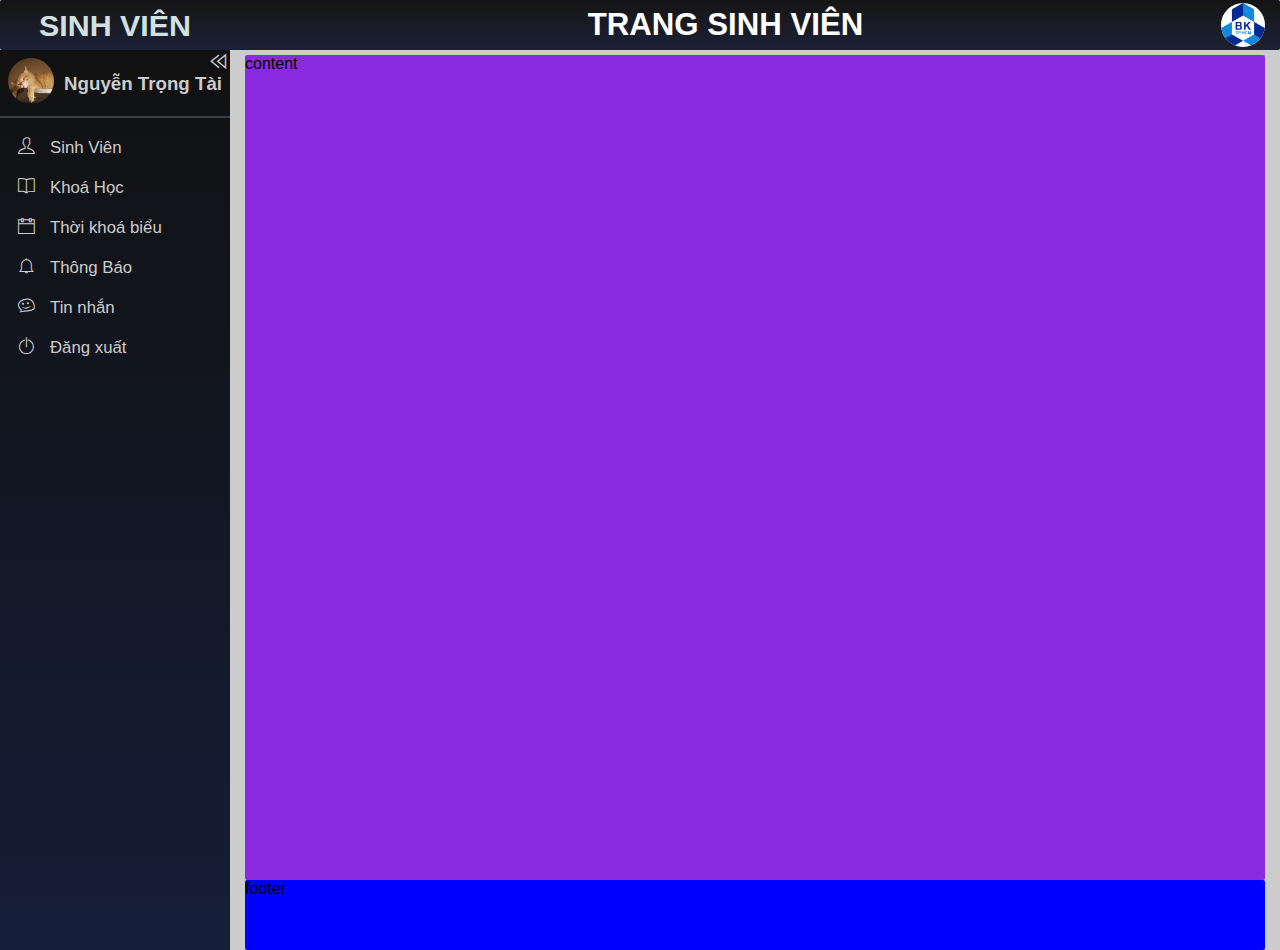
<file: LTNC-232-SV/index.html>
<!DOCTYPE html>
<html lang="en">
<head>
    <meta charset="UTF-8">
    <meta name="viewport" content="width=device-width, initial-scale=1.0">
    <link rel="stylesheet" href="./assets/style.css">
    <link rel="stylesheet" href="./assets/responsive.css">
    <link rel="stylesheet" href="./assets/font/themify-icons-font/themify-icons/themify-icons.css">
    <title>SinhVien</title>
</head>
<body>
    <div class="main">
        <div class="header-container">
            <div class="header-sinhvien">
                <!-- <img class="logo-sv" src="./assets/img/R.jpg" alt=""> -->
                <a href="#">SINH VIÊN</a>
            </div>
            <p class="header-title">Trang Sinh Viên</p>
            <div class="header-user-form">
                <img class=" logo-bk" src="./assets/img/Logo-DH-Bach-Khoa-HCMUT.webp" alt="user">
                <!-- <a href="#" class="user-info">Nguyễn Trọng Tài</a> -->
                <!-- <i class="head-icon-menu ti-menu"></i> -->
                <ul class="user-menu">
                    <li><a href="#">Thông tin cá nhân</a></li>
                    <li><a href="#">Đăng xuất</a></li>
                </ul>
            </div>
        </div>
        <div class="body-main">

            <div  class="sidebar-container sidebar-open">
                <div class="sidebar-info">
                    <img class="avatar" src="./assets/img/avatar.jpg" alt="">
                    <h3 class="Name hiden-mobile">Nguyễn Trọng Tài</h3>
                </div>
                <ul class="sidebar-menu PC-sidebar">
                    <li><a class="hiden-mobile" href="#"><i class="icon-sidebar ti-user"></i>Sinh Viên</a></li>
                    <li><a class="hiden-mobile" href="#"><i class="icon-sidebar  ti-book"></i>Khoá Học</a></li>
                    <li><a class="hiden-mobile" href="#"><i class="icon-sidebar ti-calendar"></i>Thời khoá biểu</a></li>
                    <li><a class="hiden-mobile" href="#"><i class="icon-sidebar ti-bell"></i>Thông Báo</a></li>
                    <li><a class="hiden-mobile" href="#"><i class="icon-sidebar ti-themify-favicon"></i>Tin nhắn</a></li>
                    <li><a class="hiden-mobile" href="#"><i class="icon-sidebar ti-power-off"></i>Đăng xuất</a></li>
                </ul>
                <ul class="sidebar-menu mobile-sidebar">
                    <li><a href="#"><i class="icon-sidebar ti-user"></i></a></li>
                    <li><a href="#"><i class="icon-sidebar  ti-book"></i></a></li>
                    <li><a href="#"><i class="icon-sidebar  ti-calendar"></i></a></li>
                    <li><a href="#"><i class="icon-sidebar ti-bell"></i></a></li>
                    <li><a href="#"><i class="icon-sidebar ti-themify-favicon"></i></a></li>
                    <li><a href="#"><i class="icon-sidebar ti-power-off"></i></a></li>
                </ul>
                <i id="close-sb" class="iBar-menu ti-control-backward hiden-mobile" ></i>
            </div>

            <div  class="sidebar-container sidebar-close">
                <div class="sidebar-info">
                    <img class="avatar close" src="./assets/img/avatar.jpg" alt="">
                </div>
                <ul class="sidebar-menu">
                    <li><a href="#"><i class="icon-sidebar ti-user"></i></a></li>
                    <li><a href="#"><i class="icon-sidebar ti-book"></i></a></li>
                    <li><a href="#"><i class="icon-sidebar  ti-calendar"></i></a></li>
                    <li><a href="#"><i class="icon-sidebar ti-bell"></i></a></li>
                    <li><a href="#"><i class="icon-sidebar ti-themify-favicon"></i></a></li>
                    <li><a href="#"><i class="icon-sidebar ti-power-off"></i></a></li>
                </ul>
                <i id="open-sb" class="iBar-menu ti-control-forward hiden-mobile" ></i>
            </div>
            <div class="wrap-content">

                <div class="content-container">
                    content
                    
                </div>
                <div class="footer-container">
                    footer
                </div>

            </div>
        </div>

        
    </div>

    <script>
        var  sideBarClose = document.querySelector('.sidebar-close');
        var sideBarOpen = document.querySelector('.sidebar-open');
        var closeBar =document.getElementById('close-sb');
        var openBar =document.getElementById('open-sb');

        closeBar.onclick = function(){
            
            sideBarOpen.style.display = 'none';
            sideBarClose.style.display = 'flex';
        }
        openBar.onclick = function(){
            sideBarClose.style.display = 'none';
            sideBarOpen.style.display = 'flex';
        }
    </script>
</body>
</html>
</file>
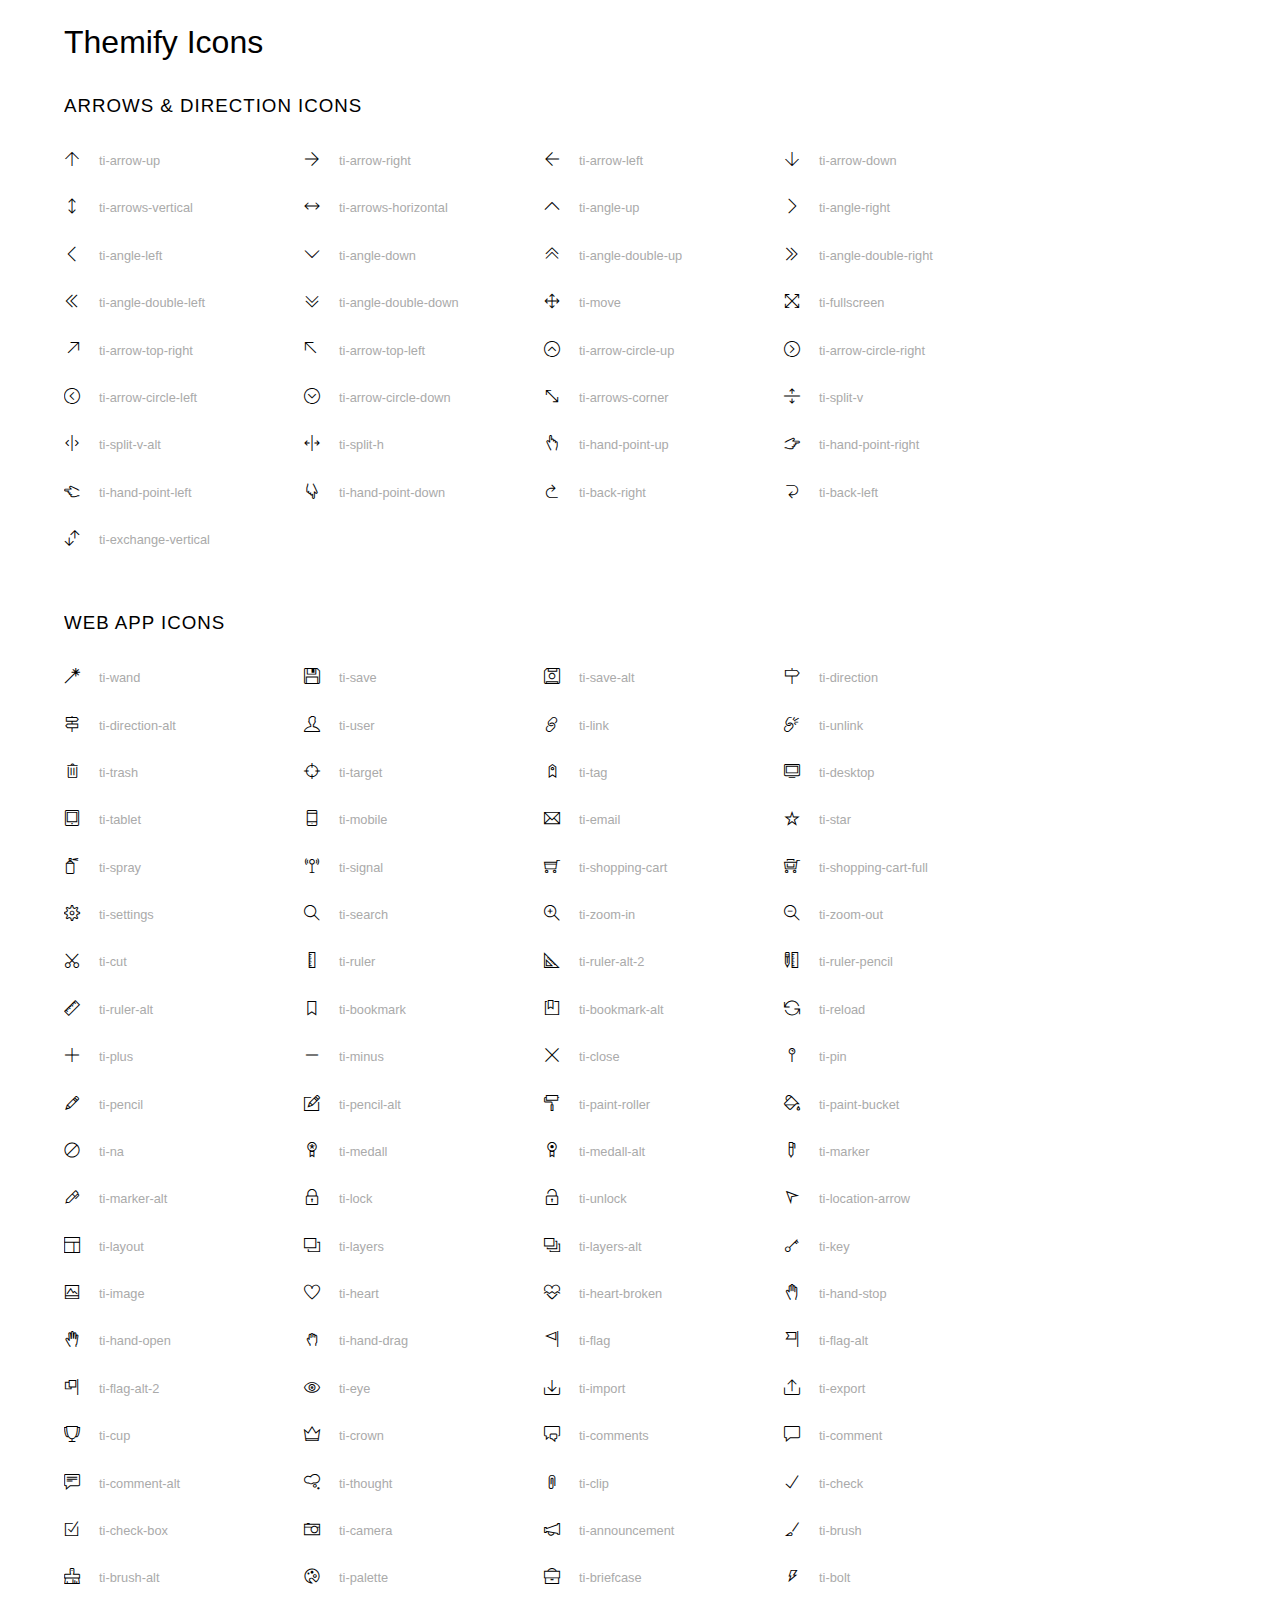
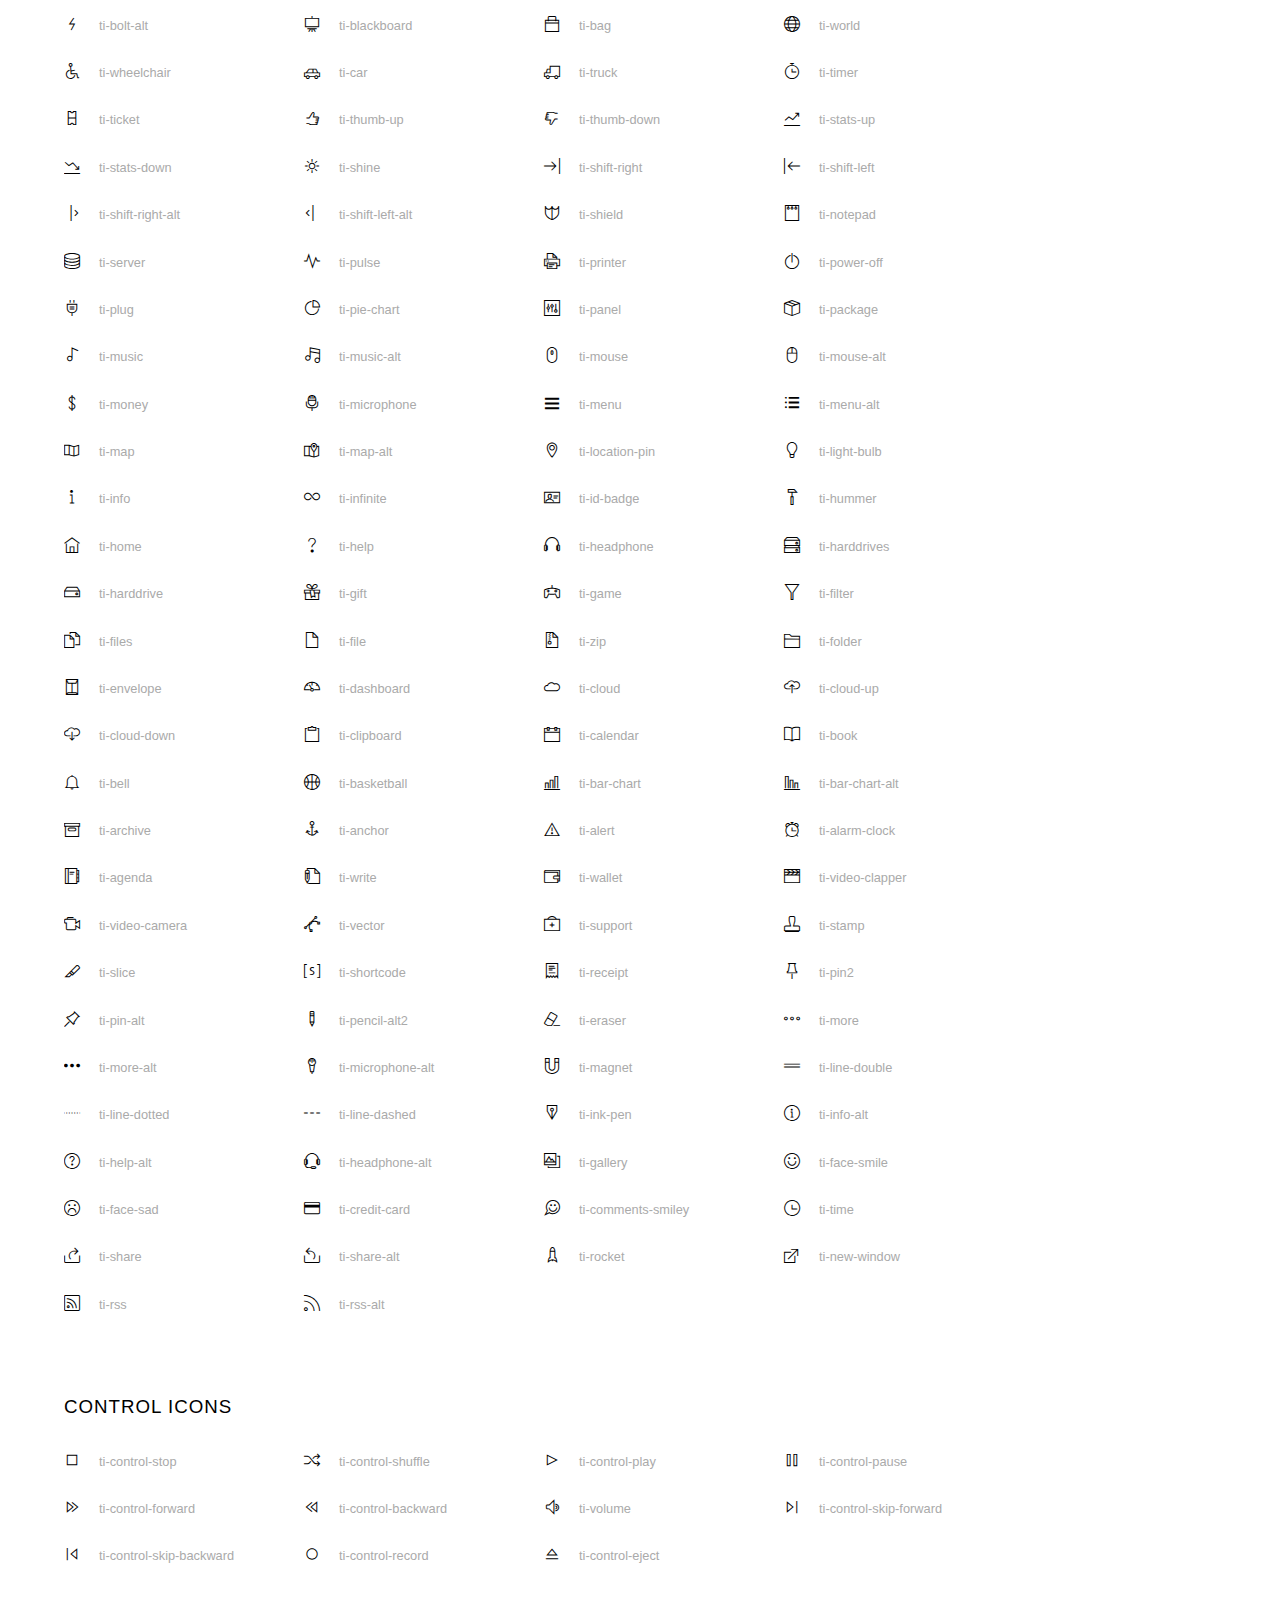
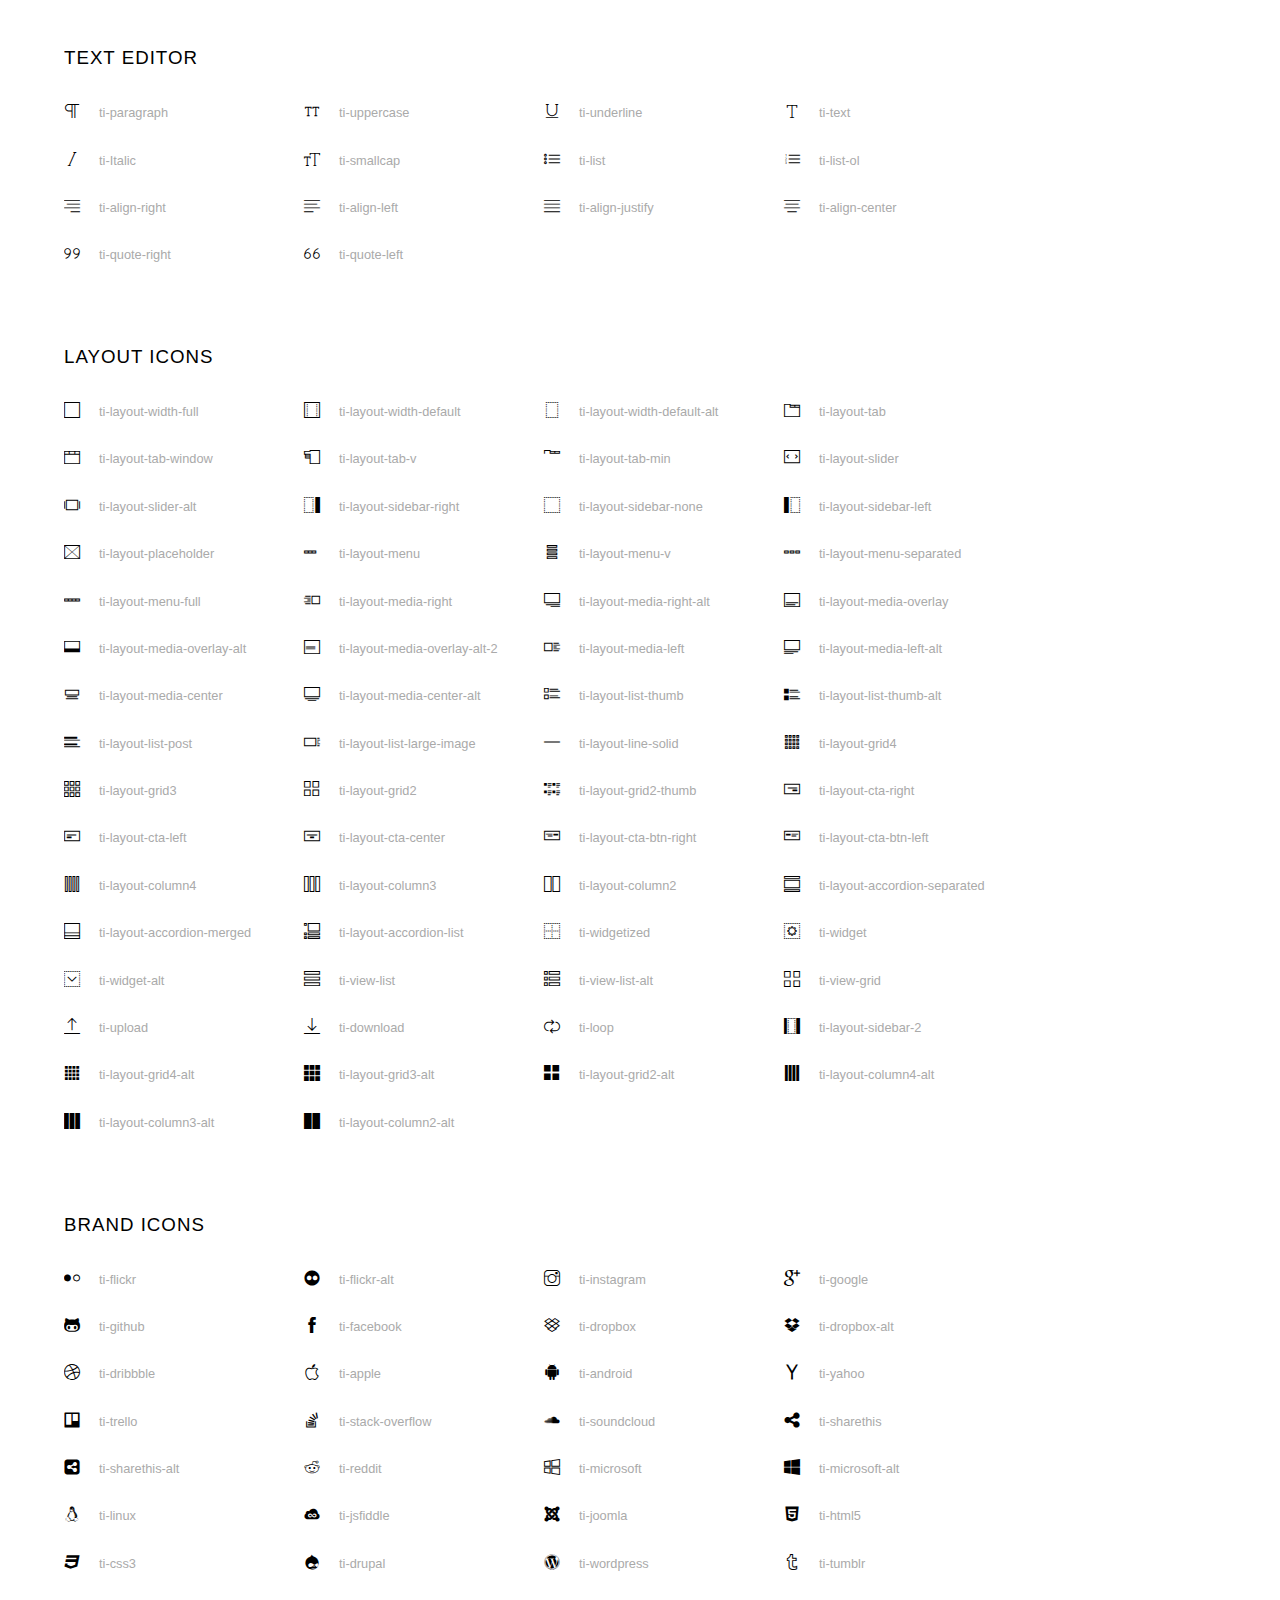
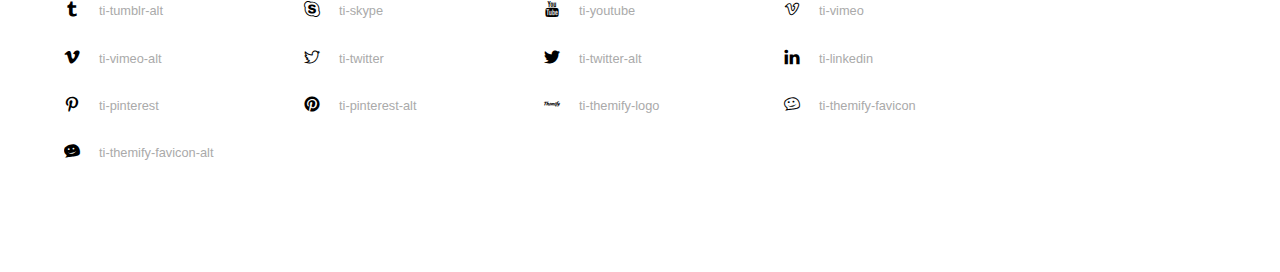
<file: GV/assets/font/themify-icons-font/themify-icons/index.html>
<!doctype html>
<html>
<head>
	<meta charset="utf-8">
	<title>Themify Icon Font</title>
	<meta name="viewport" content="width=device-width">
	<link rel="stylesheet" href="demo-files/demo.css">
	<link rel="stylesheet" href="themify-icons.css">
	<!--[if lt IE 8]><!-->
	<link rel="stylesheet" href="ie7/ie7.css">
	<!--<![endif]-->
</head>
<body>
	<h1>Themify Icons</h1>

	<div class="icon-section">

		<div class="icon-section">
			<h3>Arrows &amp; Direction Icons </h3>

			<div class="icon-container">
				<span class="ti-arrow-up"></span><span class="icon-name"> ti-arrow-up</span>
			</div>
			<div class="icon-container">
				<span class="ti-arrow-right"></span><span class="icon-name"> ti-arrow-right</span>
			</div>
			<div class="icon-container">
				<span class="ti-arrow-left"></span><span class="icon-name"> ti-arrow-left</span>
			</div>
			<div class="icon-container">
				<span class="ti-arrow-down"></span><span class="icon-name"> ti-arrow-down</span>
			</div>
			<div class="icon-container">
				<span class="ti-arrows-vertical"></span><span class="icon-name"> ti-arrows-vertical</span>
			</div>
			<div class="icon-container">
				<span class="ti-arrows-horizontal"></span><span class="icon-name"> ti-arrows-horizontal</span>
			</div>
			<div class="icon-container">
				<span class="ti-angle-up"></span><span class="icon-name"> ti-angle-up</span>
			</div>
			<div class="icon-container">
				<span class="ti-angle-right"></span><span class="icon-name"> ti-angle-right</span>
			</div>
			<div class="icon-container">
				<span class="ti-angle-left"></span><span class="icon-name"> ti-angle-left</span>
			</div>
			<div class="icon-container">
				<span class="ti-angle-down"></span><span class="icon-name"> ti-angle-down</span>
			</div>	
			<div class="icon-container">
				<span class="ti-angle-double-up"></span><span class="icon-name"> ti-angle-double-up</span>
			</div>
			<div class="icon-container">
				<span class="ti-angle-double-right"></span><span class="icon-name"> ti-angle-double-right</span>
			</div>
			<div class="icon-container">
				<span class="ti-angle-double-left"></span><span class="icon-name"> ti-angle-double-left</span>
			</div>
			<div class="icon-container">
				<span class="ti-angle-double-down"></span><span class="icon-name"> ti-angle-double-down</span>
			</div>					
			<div class="icon-container">
				<span class="ti-move"></span><span class="icon-name"> ti-move</span>
			</div>
			<div class="icon-container">
				<span class="ti-fullscreen"></span><span class="icon-name"> ti-fullscreen</span>
			</div>
			<div class="icon-container">
				<span class="ti-arrow-top-right"></span><span class="icon-name"> ti-arrow-top-right</span>
			</div>
			<div class="icon-container">
				<span class="ti-arrow-top-left"></span><span class="icon-name"> ti-arrow-top-left</span>
			</div>
			<div class="icon-container">
				<span class="ti-arrow-circle-up"></span><span class="icon-name"> ti-arrow-circle-up</span>
			</div>
			<div class="icon-container">
				<span class="ti-arrow-circle-right"></span><span class="icon-name"> ti-arrow-circle-right</span>
			</div>
			<div class="icon-container">
				<span class="ti-arrow-circle-left"></span><span class="icon-name"> ti-arrow-circle-left</span>
			</div>
			<div class="icon-container">
				<span class="ti-arrow-circle-down"></span><span class="icon-name"> ti-arrow-circle-down</span>
			</div>
			<div class="icon-container">
				<span class="ti-arrows-corner"></span><span class="icon-name"> ti-arrows-corner</span>
			</div>
			<div class="icon-container">
				<span class="ti-split-v"></span><span class="icon-name"> ti-split-v</span>
			</div>

			<div class="icon-container">
				<span class="ti-split-v-alt"></span><span class="icon-name"> ti-split-v-alt</span>
			</div>
			<div class="icon-container">
				<span class="ti-split-h"></span><span class="icon-name"> ti-split-h</span>
			</div>
			<div class="icon-container">
				<span class="ti-hand-point-up"></span><span class="icon-name"> ti-hand-point-up</span>
			</div>
			<div class="icon-container">
				<span class="ti-hand-point-right"></span><span class="icon-name"> ti-hand-point-right</span>
			</div>
			<div class="icon-container">
				<span class="ti-hand-point-left"></span><span class="icon-name"> ti-hand-point-left</span>
			</div>
			<div class="icon-container">
				<span class="ti-hand-point-down"></span><span class="icon-name"> ti-hand-point-down</span>
			</div>
			<div class="icon-container">
				<span class="ti-back-right"></span><span class="icon-name"> ti-back-right</span>
			</div>
			<div class="icon-container">
				<span class="ti-back-left"></span><span class="icon-name"> ti-back-left</span>
			</div>
			<div class="icon-container">
				<span class="ti-exchange-vertical"></span><span class="icon-name"> ti-exchange-vertical</span>
			</div>

		</div> <!-- Arrows Icons -->



		<h3>Web App Icons</h3>
		
		<div class="icon-section">

			<div class="icon-container">
				<span class="ti-wand"></span><span class="icon-name"> ti-wand</span>
			</div>
			<div class="icon-container">
				<span class="ti-save"></span><span class="icon-name"> ti-save</span>
			</div>
			<div class="icon-container">
				<span class="ti-save-alt"></span><span class="icon-name"> ti-save-alt</span>
			</div>

			<div class="icon-container">
				<span class="ti-direction"></span><span class="icon-name"> ti-direction</span>
			</div>
			<div class="icon-container">
				<span class="ti-direction-alt"></span><span class="icon-name"> ti-direction-alt</span>
			</div>
			<div class="icon-container">
				<span class="ti-user"></span><span class="icon-name"> ti-user</span>
			</div>
			<div class="icon-container">
				<span class="ti-link"></span><span class="icon-name"> ti-link</span>
			</div>
			<div class="icon-container">
				<span class="ti-unlink"></span><span class="icon-name"> ti-unlink</span>
			</div>
			<div class="icon-container">
				<span class="ti-trash"></span><span class="icon-name"> ti-trash</span>
			</div>
			<div class="icon-container">
				<span class="ti-target"></span><span class="icon-name"> ti-target</span>
			</div>
			<div class="icon-container">
				<span class="ti-tag"></span><span class="icon-name"> ti-tag</span>
			</div>
			<div class="icon-container">
				<span class="ti-desktop"></span><span class="icon-name"> ti-desktop</span>
			</div>
			<div class="icon-container">
				<span class="ti-tablet"></span><span class="icon-name"> ti-tablet</span>
			</div>
			<div class="icon-container">
				<span class="ti-mobile"></span><span class="icon-name"> ti-mobile</span>
			</div>
			<div class="icon-container">
				<span class="ti-email"></span><span class="icon-name"> ti-email</span>
			</div>	
			<div class="icon-container">
				<span class="ti-star"></span><span class="icon-name"> ti-star</span>
			</div>
			<div class="icon-container">
				<span class="ti-spray"></span><span class="icon-name"> ti-spray</span>
			</div>
			<div class="icon-container">
				<span class="ti-signal"></span><span class="icon-name"> ti-signal</span>
			</div>
			<div class="icon-container">
				<span class="ti-shopping-cart"></span><span class="icon-name"> ti-shopping-cart</span>
			</div>
			<div class="icon-container">
				<span class="ti-shopping-cart-full"></span><span class="icon-name"> ti-shopping-cart-full</span>
			</div>
			<div class="icon-container">
				<span class="ti-settings"></span><span class="icon-name"> ti-settings</span>
			</div>
			<div class="icon-container">
				<span class="ti-search"></span><span class="icon-name"> ti-search</span>
			</div>
			<div class="icon-container">
				<span class="ti-zoom-in"></span><span class="icon-name"> ti-zoom-in</span>
			</div>
			<div class="icon-container">
				<span class="ti-zoom-out"></span><span class="icon-name"> ti-zoom-out</span>
			</div>
			<div class="icon-container">
				<span class="ti-cut"></span><span class="icon-name"> ti-cut</span>
			</div>
			<div class="icon-container">
				<span class="ti-ruler"></span><span class="icon-name"> ti-ruler</span>
			</div>
			<div class="icon-container">
				<span class="ti-ruler-alt-2"></span><span class="icon-name"> ti-ruler-alt-2</span>
			</div>			
			<div class="icon-container">
				<span class="ti-ruler-pencil"></span><span class="icon-name"> ti-ruler-pencil</span>
			</div>
			<div class="icon-container">
				<span class="ti-ruler-alt"></span><span class="icon-name"> ti-ruler-alt</span>
			</div>
			<div class="icon-container">
				<span class="ti-bookmark"></span><span class="icon-name"> ti-bookmark</span>
			</div>
			<div class="icon-container">
				<span class="ti-bookmark-alt"></span><span class="icon-name"> ti-bookmark-alt</span>
			</div>
			<div class="icon-container">
				<span class="ti-reload"></span><span class="icon-name"> ti-reload</span>
			</div>
			<div class="icon-container">
				<span class="ti-plus"></span><span class="icon-name"> ti-plus</span>
			</div>
			<div class="icon-container">
				<span class="ti-minus"></span><span class="icon-name"> ti-minus</span>
			</div>
			<div class="icon-container">
				<span class="ti-close"></span><span class="icon-name"> ti-close</span>
			</div>			
			<div class="icon-container">
				<span class="ti-pin"></span><span class="icon-name"> ti-pin</span>
			</div>
			<div class="icon-container">
				<span class="ti-pencil"></span><span class="icon-name"> ti-pencil</span>
			</div>
					
		  	<div class="icon-container">
				<span class="ti-pencil-alt"></span><span class="icon-name"> ti-pencil-alt</span>
			</div>
			<div class="icon-container">
				<span class="ti-paint-roller"></span><span class="icon-name"> ti-paint-roller</span>
			</div>
			<div class="icon-container">
				<span class="ti-paint-bucket"></span><span class="icon-name"> ti-paint-bucket</span>
			</div>
			<div class="icon-container">
				<span class="ti-na"></span><span class="icon-name"> ti-na</span>
			</div>
			<div class="icon-container">
				<span class="ti-medall"></span><span class="icon-name"> ti-medall</span>
			</div>
			<div class="icon-container">
				<span class="ti-medall-alt"></span><span class="icon-name"> ti-medall-alt</span>
			</div>
			<div class="icon-container">
				<span class="ti-marker"></span><span class="icon-name"> ti-marker</span>
			</div>
			<div class="icon-container">
				<span class="ti-marker-alt"></span><span class="icon-name"> ti-marker-alt</span>
			</div>

			<div class="icon-container">
				<span class="ti-lock"></span><span class="icon-name"> ti-lock</span>
			</div>
			<div class="icon-container">
				<span class="ti-unlock"></span><span class="icon-name"> ti-unlock</span>
			</div>
			<div class="icon-container">
				<span class="ti-location-arrow"></span><span class="icon-name"> ti-location-arrow</span>
			</div>
			<div class="icon-container">
				<span class="ti-layout"></span><span class="icon-name"> ti-layout</span>
			</div>
			<div class="icon-container">
				<span class="ti-layers"></span><span class="icon-name"> ti-layers</span>
			</div>
			<div class="icon-container">
				<span class="ti-layers-alt"></span><span class="icon-name"> ti-layers-alt</span>
			</div>
			<div class="icon-container">
				<span class="ti-key"></span><span class="icon-name"> ti-key</span>
			</div>
			<div class="icon-container">
				<span class="ti-image"></span><span class="icon-name"> ti-image</span>
			</div>
			<div class="icon-container">
				<span class="ti-heart"></span><span class="icon-name"> ti-heart</span>
			</div>
			<div class="icon-container">
				<span class="ti-heart-broken"></span><span class="icon-name"> ti-heart-broken</span>
			</div>
			<div class="icon-container">
				<span class="ti-hand-stop"></span><span class="icon-name"> ti-hand-stop</span>
			</div>
			<div class="icon-container">
				<span class="ti-hand-open"></span><span class="icon-name"> ti-hand-open</span>
			</div>
			<div class="icon-container">
				<span class="ti-hand-drag"></span><span class="icon-name"> ti-hand-drag</span>
			</div>
			<div class="icon-container">
				<span class="ti-flag"></span><span class="icon-name"> ti-flag</span>
			</div>
			<div class="icon-container">
				<span class="ti-flag-alt"></span><span class="icon-name"> ti-flag-alt</span>
			</div>
			<div class="icon-container">
				<span class="ti-flag-alt-2"></span><span class="icon-name"> ti-flag-alt-2</span>
			</div>
			<div class="icon-container">
				<span class="ti-eye"></span><span class="icon-name"> ti-eye</span>
			</div>
			<div class="icon-container">
				<span class="ti-import"></span><span class="icon-name"> ti-import</span>
			</div>			
			<div class="icon-container">
				<span class="ti-export"></span><span class="icon-name"> ti-export</span>
			</div>
			<div class="icon-container">
				<span class="ti-cup"></span><span class="icon-name"> ti-cup</span>
			</div>
			<div class="icon-container">
				<span class="ti-crown"></span><span class="icon-name"> ti-crown</span>
			</div>
			<div class="icon-container">
				<span class="ti-comments"></span><span class="icon-name"> ti-comments</span>
			</div>
			<div class="icon-container">
				<span class="ti-comment"></span><span class="icon-name"> ti-comment</span>
			</div>
			<div class="icon-container">
				<span class="ti-comment-alt"></span><span class="icon-name"> ti-comment-alt</span>
			</div>
			<div class="icon-container">
				<span class="ti-thought"></span><span class="icon-name"> ti-thought</span>
			</div>			
			<div class="icon-container">
				<span class="ti-clip"></span><span class="icon-name"> ti-clip</span>
			</div>

			<div class="icon-container">
				<span class="ti-check"></span><span class="icon-name"> ti-check</span>
			</div>
			<div class="icon-container">
				<span class="ti-check-box"></span><span class="icon-name"> ti-check-box</span>
			</div>
			<div class="icon-container">
				<span class="ti-camera"></span><span class="icon-name"> ti-camera</span>
			</div>
			<div class="icon-container">
				<span class="ti-announcement"></span><span class="icon-name"> ti-announcement</span>
			</div>
			<div class="icon-container">
				<span class="ti-brush"></span><span class="icon-name"> ti-brush</span>
			</div>
			<div class="icon-container">
				<span class="ti-brush-alt"></span><span class="icon-name"> ti-brush-alt</span>
			</div>
			<div class="icon-container">
				<span class="ti-palette"></span><span class="icon-name"> ti-palette</span>
			</div>			
			<div class="icon-container">
				<span class="ti-briefcase"></span><span class="icon-name"> ti-briefcase</span>
			</div>
			<div class="icon-container">
				<span class="ti-bolt"></span><span class="icon-name"> ti-bolt</span>
			</div>
			<div class="icon-container">
				<span class="ti-bolt-alt"></span><span class="icon-name"> ti-bolt-alt</span>
			</div>
			<div class="icon-container">
				<span class="ti-blackboard"></span><span class="icon-name"> ti-blackboard</span>
			</div>
			<div class="icon-container">
				<span class="ti-bag"></span><span class="icon-name"> ti-bag</span>
			</div>
			<div class="icon-container">
				<span class="ti-world"></span><span class="icon-name"> ti-world</span>
			</div>
			<div class="icon-container">
				<span class="ti-wheelchair"></span><span class="icon-name"> ti-wheelchair</span>
			</div>
			<div class="icon-container">
				<span class="ti-car"></span><span class="icon-name"> ti-car</span>
			</div>
			<div class="icon-container">
				<span class="ti-truck"></span><span class="icon-name"> ti-truck</span>
			</div>
			<div class="icon-container">
				<span class="ti-timer"></span><span class="icon-name"> ti-timer</span>
			</div>
			<div class="icon-container">
				<span class="ti-ticket"></span><span class="icon-name"> ti-ticket</span>
			</div>
			<div class="icon-container">
				<span class="ti-thumb-up"></span><span class="icon-name"> ti-thumb-up</span>
			</div>
			<div class="icon-container">
				<span class="ti-thumb-down"></span><span class="icon-name"> ti-thumb-down</span>
			</div>

			<div class="icon-container">
				<span class="ti-stats-up"></span><span class="icon-name"> ti-stats-up</span>
			</div>
			<div class="icon-container">
				<span class="ti-stats-down"></span><span class="icon-name"> ti-stats-down</span>
			</div>
			<div class="icon-container">
				<span class="ti-shine"></span><span class="icon-name"> ti-shine</span>
			</div>
			<div class="icon-container">
				<span class="ti-shift-right"></span><span class="icon-name"> ti-shift-right</span>
			</div>
			<div class="icon-container">
				<span class="ti-shift-left"></span><span class="icon-name"> ti-shift-left</span>
			</div>

			<div class="icon-container">
				<span class="ti-shift-right-alt"></span><span class="icon-name"> ti-shift-right-alt</span>
			</div>
			<div class="icon-container">
				<span class="ti-shift-left-alt"></span><span class="icon-name"> ti-shift-left-alt</span>
			</div>
			<div class="icon-container">
				<span class="ti-shield"></span><span class="icon-name"> ti-shield</span>
			</div>
			<div class="icon-container">
				<span class="ti-notepad"></span><span class="icon-name"> ti-notepad</span>
			</div>
			<div class="icon-container">
				<span class="ti-server"></span><span class="icon-name"> ti-server</span>
			</div>

			<div class="icon-container">
				<span class="ti-pulse"></span><span class="icon-name"> ti-pulse</span>
			</div>
			<div class="icon-container">
				<span class="ti-printer"></span><span class="icon-name"> ti-printer</span>
			</div>
			<div class="icon-container">
				<span class="ti-power-off"></span><span class="icon-name"> ti-power-off</span>
			</div>
			<div class="icon-container">
				<span class="ti-plug"></span><span class="icon-name"> ti-plug</span>
			</div>
			<div class="icon-container">
				<span class="ti-pie-chart"></span><span class="icon-name"> ti-pie-chart</span>
			</div>

			<div class="icon-container">
				<span class="ti-panel"></span><span class="icon-name"> ti-panel</span>
			</div>
			<div class="icon-container">
				<span class="ti-package"></span><span class="icon-name"> ti-package</span>
			</div>
			<div class="icon-container">
				<span class="ti-music"></span><span class="icon-name"> ti-music</span>
			</div>
			<div class="icon-container">
				<span class="ti-music-alt"></span><span class="icon-name"> ti-music-alt</span>
			</div>
			<div class="icon-container">
				<span class="ti-mouse"></span><span class="icon-name"> ti-mouse</span>
			</div>
			<div class="icon-container">
				<span class="ti-mouse-alt"></span><span class="icon-name"> ti-mouse-alt</span>
			</div>
			<div class="icon-container">
				<span class="ti-money"></span><span class="icon-name"> ti-money</span>
			</div>
			<div class="icon-container">
				<span class="ti-microphone"></span><span class="icon-name"> ti-microphone</span>
			</div>
			<div class="icon-container">
				<span class="ti-menu"></span><span class="icon-name"> ti-menu</span>
			</div>
			<div class="icon-container">
				<span class="ti-menu-alt"></span><span class="icon-name"> ti-menu-alt</span>
			</div>
			<div class="icon-container">
				<span class="ti-map"></span><span class="icon-name"> ti-map</span>
			</div>
			<div class="icon-container">
				<span class="ti-map-alt"></span><span class="icon-name"> ti-map-alt</span>
			</div>

			<div class="icon-container">
				<span class="ti-location-pin"></span><span class="icon-name"> ti-location-pin</span>
			</div>

			<div class="icon-container">
				<span class="ti-light-bulb"></span><span class="icon-name"> ti-light-bulb</span>
			</div>
			<div class="icon-container">
				<span class="ti-info"></span><span class="icon-name"> ti-info</span>
			</div>
			<div class="icon-container">
				<span class="ti-infinite"></span><span class="icon-name"> ti-infinite</span>
			</div>
			<div class="icon-container">
				<span class="ti-id-badge"></span><span class="icon-name"> ti-id-badge</span>
			</div>
			<div class="icon-container">
				<span class="ti-hummer"></span><span class="icon-name"> ti-hummer</span>
			</div>
			<div class="icon-container">
				<span class="ti-home"></span><span class="icon-name"> ti-home</span>
			</div>
			<div class="icon-container">
				<span class="ti-help"></span><span class="icon-name"> ti-help</span>
			</div>
			<div class="icon-container">
				<span class="ti-headphone"></span><span class="icon-name"> ti-headphone</span>
			</div>
			<div class="icon-container">
				<span class="ti-harddrives"></span><span class="icon-name"> ti-harddrives</span>
			</div>
			<div class="icon-container">
				<span class="ti-harddrive"></span><span class="icon-name"> ti-harddrive</span>
			</div>
			<div class="icon-container">
				<span class="ti-gift"></span><span class="icon-name"> ti-gift</span>
			</div>
			<div class="icon-container">
				<span class="ti-game"></span><span class="icon-name"> ti-game</span>
			</div>
			<div class="icon-container">
				<span class="ti-filter"></span><span class="icon-name"> ti-filter</span>
			</div>
			<div class="icon-container">
				<span class="ti-files"></span><span class="icon-name"> ti-files</span>
			</div>
			<div class="icon-container">
				<span class="ti-file"></span><span class="icon-name"> ti-file</span>
			</div>
			<div class="icon-container">
				<span class="ti-zip"></span><span class="icon-name"> ti-zip</span>
			</div>
			<div class="icon-container">
				<span class="ti-folder"></span><span class="icon-name"> ti-folder</span>
			</div>			
			<div class="icon-container">
				<span class="ti-envelope"></span><span class="icon-name"> ti-envelope</span>
			</div>


			<div class="icon-container">
				<span class="ti-dashboard"></span><span class="icon-name"> ti-dashboard</span>
			</div>
			<div class="icon-container">
				<span class="ti-cloud"></span><span class="icon-name"> ti-cloud</span>
			</div>
			<div class="icon-container">
				<span class="ti-cloud-up"></span><span class="icon-name"> ti-cloud-up</span>
			</div>
			<div class="icon-container">
				<span class="ti-cloud-down"></span><span class="icon-name"> ti-cloud-down</span>
			</div>
			<div class="icon-container">
				<span class="ti-clipboard"></span><span class="icon-name"> ti-clipboard</span>
			</div>
			<div class="icon-container">
				<span class="ti-calendar"></span><span class="icon-name"> ti-calendar</span>
			</div>
			<div class="icon-container">
				<span class="ti-book"></span><span class="icon-name"> ti-book</span>
			</div>
			<div class="icon-container">
				<span class="ti-bell"></span><span class="icon-name"> ti-bell</span>
			</div>
			<div class="icon-container">
				<span class="ti-basketball"></span><span class="icon-name"> ti-basketball</span>
			</div>
			<div class="icon-container">
				<span class="ti-bar-chart"></span><span class="icon-name"> ti-bar-chart</span>
			</div>
			<div class="icon-container">
				<span class="ti-bar-chart-alt"></span><span class="icon-name"> ti-bar-chart-alt</span>
			</div>


			<div class="icon-container">
				<span class="ti-archive"></span><span class="icon-name"> ti-archive</span>
			</div>
			<div class="icon-container">
				<span class="ti-anchor"></span><span class="icon-name"> ti-anchor</span>
			</div>

			<div class="icon-container">
				<span class="ti-alert"></span><span class="icon-name"> ti-alert</span>
			</div>
			<div class="icon-container">
				<span class="ti-alarm-clock"></span><span class="icon-name"> ti-alarm-clock</span>
			</div>
			<div class="icon-container">
				<span class="ti-agenda"></span><span class="icon-name"> ti-agenda</span>
			</div>
			<div class="icon-container">
				<span class="ti-write"></span><span class="icon-name"> ti-write</span>
			</div>

			<div class="icon-container">
				<span class="ti-wallet"></span><span class="icon-name"> ti-wallet</span>
			</div>
			<div class="icon-container">
				<span class="ti-video-clapper"></span><span class="icon-name"> ti-video-clapper</span>
			</div>
			<div class="icon-container">
				<span class="ti-video-camera"></span><span class="icon-name"> ti-video-camera</span>
			</div>
			<div class="icon-container">
				<span class="ti-vector"></span><span class="icon-name"> ti-vector</span>
			</div>

			<div class="icon-container">
				<span class="ti-support"></span><span class="icon-name"> ti-support</span>
			</div>
			<div class="icon-container">
				<span class="ti-stamp"></span><span class="icon-name"> ti-stamp</span>
			</div>
			<div class="icon-container">
				<span class="ti-slice"></span><span class="icon-name"> ti-slice</span>
			</div>
			<div class="icon-container">
				<span class="ti-shortcode"></span><span class="icon-name"> ti-shortcode</span>
			</div>
			<div class="icon-container">
				<span class="ti-receipt"></span><span class="icon-name"> ti-receipt</span>
			</div>
			<div class="icon-container">
				<span class="ti-pin2"></span><span class="icon-name"> ti-pin2</span>
			</div>
			<div class="icon-container">
				<span class="ti-pin-alt"></span><span class="icon-name"> ti-pin-alt</span>
			</div>
			<div class="icon-container">
				<span class="ti-pencil-alt2"></span><span class="icon-name"> ti-pencil-alt2</span>
			</div>
			<div class="icon-container">
				<span class="ti-eraser"></span><span class="icon-name"> ti-eraser</span>
			</div>			
			<div class="icon-container">
				<span class="ti-more"></span><span class="icon-name"> ti-more</span>
			</div>
			<div class="icon-container">
				<span class="ti-more-alt"></span><span class="icon-name"> ti-more-alt</span>
			</div>
			<div class="icon-container">
				<span class="ti-microphone-alt"></span><span class="icon-name"> ti-microphone-alt</span>
			</div>
			<div class="icon-container">
				<span class="ti-magnet"></span><span class="icon-name"> ti-magnet</span>
			</div>
			<div class="icon-container">
				<span class="ti-line-double"></span><span class="icon-name"> ti-line-double</span>
			</div>
			<div class="icon-container">
				<span class="ti-line-dotted"></span><span class="icon-name"> ti-line-dotted</span>
			</div>
			<div class="icon-container">
				<span class="ti-line-dashed"></span><span class="icon-name"> ti-line-dashed</span>
			</div>

			<div class="icon-container">
				<span class="ti-ink-pen"></span><span class="icon-name"> ti-ink-pen</span>
			</div>
			<div class="icon-container">
				<span class="ti-info-alt"></span><span class="icon-name"> ti-info-alt</span>
			</div>
			<div class="icon-container">
				<span class="ti-help-alt"></span><span class="icon-name"> ti-help-alt</span>
			</div>
			<div class="icon-container">
				<span class="ti-headphone-alt"></span><span class="icon-name"> ti-headphone-alt</span>
			</div>

			<div class="icon-container">
				<span class="ti-gallery"></span><span class="icon-name"> ti-gallery</span>
			</div>
			<div class="icon-container">
				<span class="ti-face-smile"></span><span class="icon-name"> ti-face-smile</span>
			</div>
			<div class="icon-container">
				<span class="ti-face-sad"></span><span class="icon-name"> ti-face-sad</span>
			</div>
			<div class="icon-container">
				<span class="ti-credit-card"></span><span class="icon-name"> ti-credit-card</span>
			</div>
			<div class="icon-container">
				<span class="ti-comments-smiley"></span><span class="icon-name"> ti-comments-smiley</span>
			</div>
			<div class="icon-container">
				<span class="ti-time"></span><span class="icon-name"> ti-time</span>
			</div>
			<div class="icon-container">
				<span class="ti-share"></span><span class="icon-name"> ti-share</span>
			</div>
			<div class="icon-container">
				<span class="ti-share-alt"></span><span class="icon-name"> ti-share-alt</span>
			</div>
			<div class="icon-container">
				<span class="ti-rocket"></span><span class="icon-name"> ti-rocket</span>
			</div>

			<div class="icon-container">
				<span class="ti-new-window"></span><span class="icon-name"> ti-new-window</span>
			</div>

			<div class="icon-container">
				<span class="ti-rss"></span><span class="icon-name"> ti-rss</span>
			</div>

			<div class="icon-container">
				<span class="ti-rss-alt"></span><span class="icon-name"> ti-rss-alt</span>
			</div>
			
		</div><!-- Web App Icons -->


		<div class="icon-section">
			<h3>Control Icons</h3>
			<div class="icon-container">
				<span class="ti-control-stop"></span><span class="icon-name"> ti-control-stop</span>
			</div>
			<div class="icon-container">
				<span class="ti-control-shuffle"></span><span class="icon-name"> ti-control-shuffle</span>
			</div>
			<div class="icon-container">
				<span class="ti-control-play"></span><span class="icon-name"> ti-control-play</span>
			</div>
			<div class="icon-container">
				<span class="ti-control-pause"></span><span class="icon-name"> ti-control-pause</span>
			</div>
			<div class="icon-container">
				<span class="ti-control-forward"></span><span class="icon-name"> ti-control-forward</span>
			</div>
			<div class="icon-container">
				<span class="ti-control-backward"></span><span class="icon-name"> ti-control-backward</span>
			</div>	
			<div class="icon-container">
				<span class="ti-volume"></span><span class="icon-name"> ti-volume</span>
			</div>
			<div class="icon-container">
				<span class="ti-control-skip-forward"></span><span class="icon-name"> ti-control-skip-forward</span>
			</div>
			<div class="icon-container">
				<span class="ti-control-skip-backward"></span><span class="icon-name"> ti-control-skip-backward</span>
			</div>
			<div class="icon-container">
				<span class="ti-control-record"></span><span class="icon-name"> ti-control-record</span>
			</div>
			<div class="icon-container">
				<span class="ti-control-eject"></span><span class="icon-name"> ti-control-eject</span>
			</div>			
		</div> <!-- Control Icons -->


		<div class="icon-section">
			<h3>Text Editor</h3>

			<div class="icon-container">
				<span class="ti-paragraph"></span><span class="icon-name"> ti-paragraph</span>
			</div>
			<div class="icon-container">
				<span class="ti-uppercase"></span><span class="icon-name"> ti-uppercase</span>
			</div>

			<div class="icon-container">
				<span class="ti-underline"></span><span class="icon-name"> ti-underline</span>
			</div>
			<div class="icon-container">
				<span class="ti-text"></span><span class="icon-name"> ti-text</span>
			</div>
			<div class="icon-container">
				<span class="ti-Italic"></span><span class="icon-name"> ti-Italic</span>
			</div>
			<div class="icon-container">
				<span class="ti-smallcap"></span><span class="icon-name"> ti-smallcap</span>
			</div>
			<div class="icon-container">
				<span class="ti-list"></span><span class="icon-name"> ti-list</span>
			</div>
			<div class="icon-container">
				<span class="ti-list-ol"></span><span class="icon-name"> ti-list-ol</span>
			</div>
			<div class="icon-container">
				<span class="ti-align-right"></span><span class="icon-name"> ti-align-right</span>
			</div>
			<div class="icon-container">
				<span class="ti-align-left"></span><span class="icon-name"> ti-align-left</span>
			</div>
			<div class="icon-container">
				<span class="ti-align-justify"></span><span class="icon-name"> ti-align-justify</span>
			</div>
			<div class="icon-container">
				<span class="ti-align-center"></span><span class="icon-name"> ti-align-center</span>
			</div>
			<div class="icon-container">
				<span class="ti-quote-right"></span><span class="icon-name"> ti-quote-right</span>
			</div>
			<div class="icon-container">
				<span class="ti-quote-left"></span><span class="icon-name"> ti-quote-left</span>
			</div>

		</div> <!-- Text Editor -->



		<div class="icon-section">
			<h3>Layout Icons</h3>
			<div class="icon-container">
				<span class="ti-layout-width-full"></span><span class="icon-name"> ti-layout-width-full</span>
			</div>
			<div class="icon-container">
				<span class="ti-layout-width-default"></span><span class="icon-name"> ti-layout-width-default</span>
			</div>
			<div class="icon-container">
				<span class="ti-layout-width-default-alt"></span><span class="icon-name"> ti-layout-width-default-alt</span>
			</div>
			<div class="icon-container">
				<span class="ti-layout-tab"></span><span class="icon-name"> ti-layout-tab</span>
			</div>
			<div class="icon-container">
				<span class="ti-layout-tab-window"></span><span class="icon-name"> ti-layout-tab-window</span>
			</div>
			<div class="icon-container">
				<span class="ti-layout-tab-v"></span><span class="icon-name"> ti-layout-tab-v</span>
			</div>
			<div class="icon-container">
				<span class="ti-layout-tab-min"></span><span class="icon-name"> ti-layout-tab-min</span>
			</div>
			<div class="icon-container">
				<span class="ti-layout-slider"></span><span class="icon-name"> ti-layout-slider</span>
			</div>
			<div class="icon-container">
				<span class="ti-layout-slider-alt"></span><span class="icon-name"> ti-layout-slider-alt</span>
			</div>
			<div class="icon-container">
				<span class="ti-layout-sidebar-right"></span><span class="icon-name"> ti-layout-sidebar-right</span>
			</div>
			<div class="icon-container">
				<span class="ti-layout-sidebar-none"></span><span class="icon-name"> ti-layout-sidebar-none</span>
			</div>
			<div class="icon-container">
				<span class="ti-layout-sidebar-left"></span><span class="icon-name"> ti-layout-sidebar-left</span>
			</div>
			<div class="icon-container">
				<span class="ti-layout-placeholder"></span><span class="icon-name"> ti-layout-placeholder</span>
			</div>
			<div class="icon-container">
				<span class="ti-layout-menu"></span><span class="icon-name"> ti-layout-menu</span>
			</div>
			<div class="icon-container">
				<span class="ti-layout-menu-v"></span><span class="icon-name"> ti-layout-menu-v</span>
			</div>
			<div class="icon-container">
				<span class="ti-layout-menu-separated"></span><span class="icon-name"> ti-layout-menu-separated</span>
			</div>
			<div class="icon-container">
				<span class="ti-layout-menu-full"></span><span class="icon-name"> ti-layout-menu-full</span>
			</div>
			<div class="icon-container">
				<span class="ti-layout-media-right"></span><span class="icon-name"> ti-layout-media-right</span>
			</div>
			<div class="icon-container">
				<span class="ti-layout-media-right-alt"></span><span class="icon-name"> ti-layout-media-right-alt</span>
			</div>
			<div class="icon-container">
				<span class="ti-layout-media-overlay"></span><span class="icon-name"> ti-layout-media-overlay</span>
			</div>
			<div class="icon-container">
				<span class="ti-layout-media-overlay-alt"></span><span class="icon-name"> ti-layout-media-overlay-alt</span>
			</div>
			<div class="icon-container">
				<span class="ti-layout-media-overlay-alt-2"></span><span class="icon-name"> ti-layout-media-overlay-alt-2</span>
			</div>
			<div class="icon-container">
				<span class="ti-layout-media-left"></span><span class="icon-name"> ti-layout-media-left</span>
			</div>
			<div class="icon-container">
				<span class="ti-layout-media-left-alt"></span><span class="icon-name"> ti-layout-media-left-alt</span>
			</div>
			<div class="icon-container">
				<span class="ti-layout-media-center"></span><span class="icon-name"> ti-layout-media-center</span>
			</div>
			<div class="icon-container">
				<span class="ti-layout-media-center-alt"></span><span class="icon-name"> ti-layout-media-center-alt</span>
			</div>
			<div class="icon-container">
				<span class="ti-layout-list-thumb"></span><span class="icon-name"> ti-layout-list-thumb</span>
			</div>
			<div class="icon-container">
				<span class="ti-layout-list-thumb-alt"></span><span class="icon-name"> ti-layout-list-thumb-alt</span>
			</div>
			<div class="icon-container">
				<span class="ti-layout-list-post"></span><span class="icon-name"> ti-layout-list-post</span>
			</div>
			<div class="icon-container">
				<span class="ti-layout-list-large-image"></span><span class="icon-name"> ti-layout-list-large-image</span>
			</div>
			<div class="icon-container">
				<span class="ti-layout-line-solid"></span><span class="icon-name"> ti-layout-line-solid</span>
			</div>
			<div class="icon-container">
				<span class="ti-layout-grid4"></span><span class="icon-name"> ti-layout-grid4</span>
			</div>
			<div class="icon-container">
				<span class="ti-layout-grid3"></span><span class="icon-name"> ti-layout-grid3</span>
			</div>
			<div class="icon-container">
				<span class="ti-layout-grid2"></span><span class="icon-name"> ti-layout-grid2</span>
			</div>
			<div class="icon-container">
				<span class="ti-layout-grid2-thumb"></span><span class="icon-name"> ti-layout-grid2-thumb</span>
			</div>
			<div class="icon-container">
				<span class="ti-layout-cta-right"></span><span class="icon-name"> ti-layout-cta-right</span>
			</div>
			<div class="icon-container">
				<span class="ti-layout-cta-left"></span><span class="icon-name"> ti-layout-cta-left</span>
			</div>
			<div class="icon-container">
				<span class="ti-layout-cta-center"></span><span class="icon-name"> ti-layout-cta-center</span>
			</div>
			<div class="icon-container">
				<span class="ti-layout-cta-btn-right"></span><span class="icon-name"> ti-layout-cta-btn-right</span>
			</div>
			<div class="icon-container">
				<span class="ti-layout-cta-btn-left"></span><span class="icon-name"> ti-layout-cta-btn-left</span>
			</div>
			<div class="icon-container">
				<span class="ti-layout-column4"></span><span class="icon-name"> ti-layout-column4</span>
			</div>
			<div class="icon-container">
				<span class="ti-layout-column3"></span><span class="icon-name"> ti-layout-column3</span>
			</div>
			<div class="icon-container">
				<span class="ti-layout-column2"></span><span class="icon-name"> ti-layout-column2</span>
			</div>
			<div class="icon-container">
				<span class="ti-layout-accordion-separated"></span><span class="icon-name"> ti-layout-accordion-separated</span>
			</div>
			<div class="icon-container">
				<span class="ti-layout-accordion-merged"></span><span class="icon-name"> ti-layout-accordion-merged</span>
			</div>
			<div class="icon-container">
				<span class="ti-layout-accordion-list"></span><span class="icon-name"> ti-layout-accordion-list</span>
			</div>
			<div class="icon-container">
				<span class="ti-widgetized"></span><span class="icon-name"> ti-widgetized</span>
			</div>
			<div class="icon-container">
				<span class="ti-widget"></span><span class="icon-name"> ti-widget</span>
			</div>
			<div class="icon-container">
				<span class="ti-widget-alt"></span><span class="icon-name"> ti-widget-alt</span>
			</div>
			<div class="icon-container">
				<span class="ti-view-list"></span><span class="icon-name"> ti-view-list</span>
			</div>
			<div class="icon-container">
				<span class="ti-view-list-alt"></span><span class="icon-name"> ti-view-list-alt</span>
			</div>
			<div class="icon-container">
				<span class="ti-view-grid"></span><span class="icon-name"> ti-view-grid</span>
			</div>
			<div class="icon-container">
				<span class="ti-upload"></span><span class="icon-name"> ti-upload</span>
			</div>
			<div class="icon-container">
				<span class="ti-download"></span><span class="icon-name"> ti-download</span>
			</div>	
			<div class="icon-container">
				<span class="ti-loop"></span><span class="icon-name"> ti-loop</span>
			</div>
			<div class="icon-container">
				<span class="ti-layout-sidebar-2"></span><span class="icon-name"> ti-layout-sidebar-2</span>
			</div>
			<div class="icon-container">
				<span class="ti-layout-grid4-alt"></span><span class="icon-name"> ti-layout-grid4-alt</span>
			</div>
			<div class="icon-container">
				<span class="ti-layout-grid3-alt"></span><span class="icon-name"> ti-layout-grid3-alt</span>
			</div>
			<div class="icon-container">
				<span class="ti-layout-grid2-alt"></span><span class="icon-name"> ti-layout-grid2-alt</span>
			</div>
			<div class="icon-container">
				<span class="ti-layout-column4-alt"></span><span class="icon-name"> ti-layout-column4-alt</span>
			</div>
			<div class="icon-container">
				<span class="ti-layout-column3-alt"></span><span class="icon-name"> ti-layout-column3-alt</span>
			</div>
			<div class="icon-container">
				<span class="ti-layout-column2-alt"></span><span class="icon-name"> ti-layout-column2-alt</span>
			</div>		


		</div> <!-- Layout Icons -->


		<div class="icon-section">
			<h3>Brand Icons</h3>

			<div class="icon-container">
				<span class="ti-flickr"></span><span class="icon-name"> ti-flickr</span>
			</div>
			<div class="icon-container">
				<span class="ti-flickr-alt"></span><span class="icon-name"> ti-flickr-alt</span>
			</div>			
			<div class="icon-container">
				<span class="ti-instagram"></span><span class="icon-name"> ti-instagram</span>
			</div>
			<div class="icon-container">
				<span class="ti-google"></span><span class="icon-name"> ti-google</span>
			</div>
			<div class="icon-container">
				<span class="ti-github"></span><span class="icon-name"> ti-github</span>
			</div>

			<div class="icon-container">
				<span class="ti-facebook"></span><span class="icon-name"> ti-facebook</span>
			</div>
			<div class="icon-container">
				<span class="ti-dropbox"></span><span class="icon-name"> ti-dropbox</span>
			</div>
			<div class="icon-container">
				<span class="ti-dropbox-alt"></span><span class="icon-name"> ti-dropbox-alt</span>
			</div>
			<div class="icon-container">
				<span class="ti-dribbble"></span><span class="icon-name"> ti-dribbble</span>
			</div>
			<div class="icon-container">
				<span class="ti-apple"></span><span class="icon-name"> ti-apple</span>
			</div>
			<div class="icon-container">
				<span class="ti-android"></span><span class="icon-name"> ti-android</span>
			</div>
			<div class="icon-container">
				<span class="ti-yahoo"></span><span class="icon-name"> ti-yahoo</span>
			</div>
			<div class="icon-container">
				<span class="ti-trello"></span><span class="icon-name"> ti-trello</span>
			</div>
			<div class="icon-container">
				<span class="ti-stack-overflow"></span><span class="icon-name"> ti-stack-overflow</span>
			</div>
			<div class="icon-container">
				<span class="ti-soundcloud"></span><span class="icon-name"> ti-soundcloud</span>
			</div>
			<div class="icon-container">
				<span class="ti-sharethis"></span><span class="icon-name"> ti-sharethis</span>
			</div>
			<div class="icon-container">
				<span class="ti-sharethis-alt"></span><span class="icon-name"> ti-sharethis-alt</span>
			</div>
			<div class="icon-container">
				<span class="ti-reddit"></span><span class="icon-name"> ti-reddit</span>
			</div>

			<div class="icon-container">
				<span class="ti-microsoft"></span><span class="icon-name"> ti-microsoft</span>
			</div>
			<div class="icon-container">
				<span class="ti-microsoft-alt"></span><span class="icon-name"> ti-microsoft-alt</span>
			</div>
			<div class="icon-container">
				<span class="ti-linux"></span><span class="icon-name"> ti-linux</span>
			</div>
			<div class="icon-container">
				<span class="ti-jsfiddle"></span><span class="icon-name"> ti-jsfiddle</span>
			</div>
			<div class="icon-container">
				<span class="ti-joomla"></span><span class="icon-name"> ti-joomla</span>
			</div>
			<div class="icon-container">
				<span class="ti-html5"></span><span class="icon-name"> ti-html5</span>
			</div>
			<div class="icon-container">
				<span class="ti-css3"></span><span class="icon-name"> ti-css3</span>
			</div>	
			<div class="icon-container">
				<span class="ti-drupal"></span><span class="icon-name"> ti-drupal</span>
			</div>
			<div class="icon-container">
				<span class="ti-wordpress"></span><span class="icon-name"> ti-wordpress</span>
			</div>		
			<div class="icon-container">
				<span class="ti-tumblr"></span><span class="icon-name"> ti-tumblr</span>
			</div>
			<div class="icon-container">
				<span class="ti-tumblr-alt"></span><span class="icon-name"> ti-tumblr-alt</span>
			</div>
			<div class="icon-container">
				<span class="ti-skype"></span><span class="icon-name"> ti-skype</span>
			</div>
			<div class="icon-container">
				<span class="ti-youtube"></span><span class="icon-name"> ti-youtube</span>
			</div>
			<div class="icon-container">
				<span class="ti-vimeo"></span><span class="icon-name"> ti-vimeo</span>
			</div>
			<div class="icon-container">
				<span class="ti-vimeo-alt"></span><span class="icon-name"> ti-vimeo-alt</span>
			</div>			
			<div class="icon-container">
				<span class="ti-twitter"></span><span class="icon-name"> ti-twitter</span>
			</div>
			<div class="icon-container">
				<span class="ti-twitter-alt"></span><span class="icon-name"> ti-twitter-alt</span>
			</div>
			<div class="icon-container">
				<span class="ti-linkedin"></span><span class="icon-name"> ti-linkedin</span>
			</div>
			<div class="icon-container">
				<span class="ti-pinterest"></span><span class="icon-name"> ti-pinterest</span>
			</div>

			<div class="icon-container">
				<span class="ti-pinterest-alt"></span><span class="icon-name"> ti-pinterest-alt</span>
			</div>
			<div class="icon-container">
				<span class="ti-themify-logo"></span><span class="icon-name"> ti-themify-logo</span>
			</div>
			<div class="icon-container">
				<span class="ti-themify-favicon"></span><span class="icon-name"> ti-themify-favicon</span>
			</div>
			<div class="icon-container">
				<span class="ti-themify-favicon-alt"></span><span class="icon-name"> ti-themify-favicon-alt</span>
			</div>

		</div> <!-- brand Icons -->

	</div>

</body>
</html>
</file>
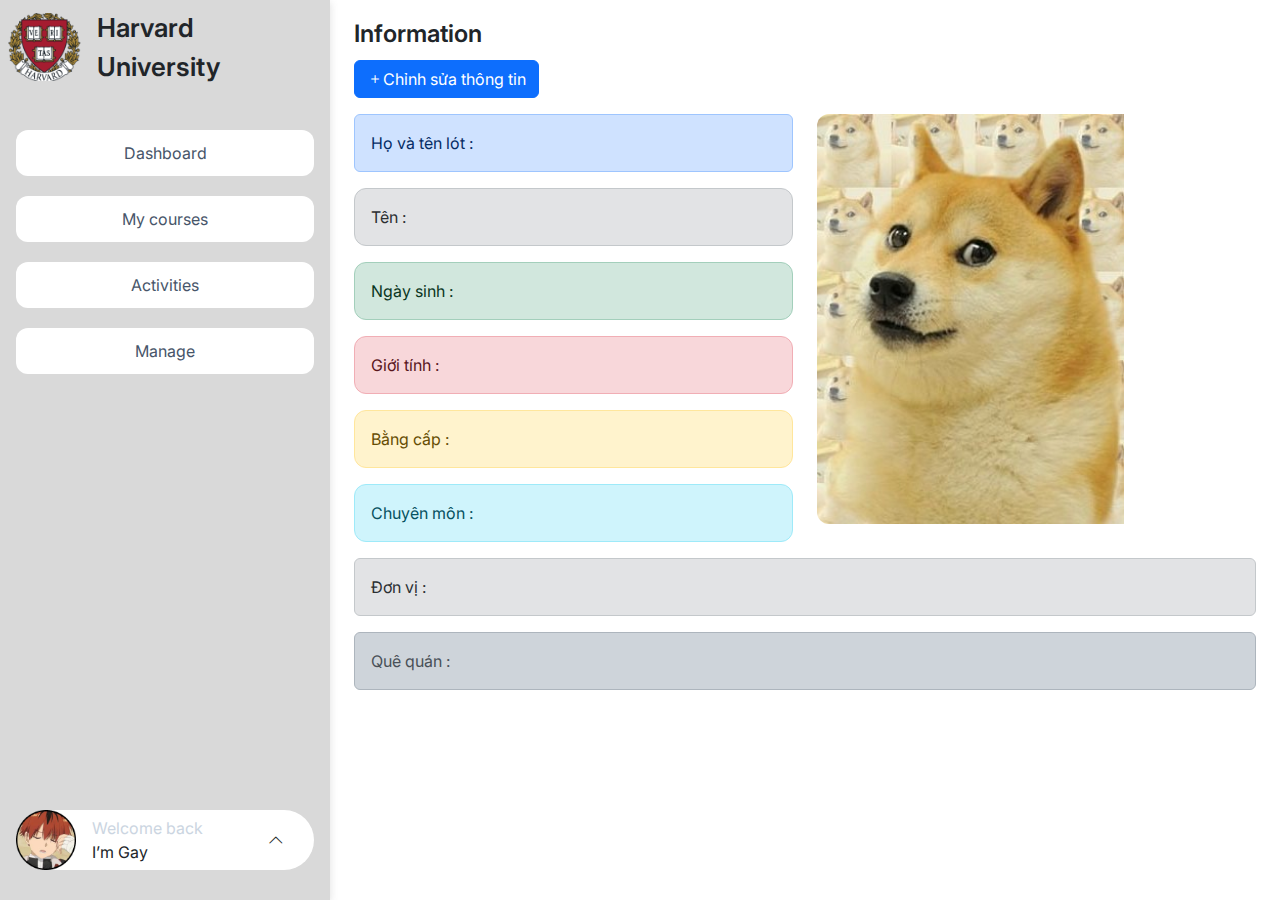
<file: GV/infomation.html>
<!DOCTYPE html>
<html lang="en">

<head>
  <meta charset="UTF-8" />
  <meta name="viewport" content="width=device-width, initial-scale=1.0" />
  <link href="https://cdn.jsdelivr.net/npm/bootstrap@5.0.2/dist/css/bootstrap.min.css" rel="stylesheet" />
  <link rel="stylesheet" href="https://cdn.jsdelivr.net/npm/bootstrap-icons@1.11.3/font/bootstrap-icons.min.css" />
  <link rel="stylesheet" href="./assets/calendar.css" />
  <link rel=" stylesheet" href="./assets/style.css" />
  <link rel="stylesheet" href="./assets/font/themify-icons-font/themify-icons/themify-icons.css" />
  <title>GiangVien</title>
</head>

<body>
  <div class="main-container d-flex justify-content-between">
    <!-- Left Layout -->
    <div class="sidebar vh-100 d-none d-sm-none d-md-none d-xl-flex">
      <div class="sidebar_top-content">
        <div class="sidebar_logo-wrapper p-2 d-flex align-items-center">
          <img src="./assets/img/logo.png" alt="" sizes="" srcset="" class="logo-img" />
          <div class="sidebar_edu-name">Harvard University</div>
        </div>

        <div class="sidebar_menu-wrapper">
          <a href="./index.html" aria-hidden class="">
            <div id="" class="sidebar_menu-item">Dashboard</div>
          </a>
          <a href="#main_course-container" aria-hidden class="">
            <div class="sidebar_menu-item">My courses</div>
          </a>
          <a href="#main_activities-container" aria-hidden class="">
            <div class="sidebar_menu-item">Activities</div>
          </a>
          <a href="#main_manage-container" aria-hidden class="">
            <div class="sidebar_menu-item">Manage</div>
          </a>
        </div>
      </div>
      <div class="sidebar_bottom-content show-panel">
        <img src="./assets/img/avatar.png" alt="" sizes="" srcset="" class="avatar-img" />
        <div class="sidebar_user-info-wrapper">
          <div style="color: #cbd5e1">Welcome back</div>
          <div class="sidebar_username">I’m Gay</div>
        </div>
        <i class="bi bi-chevron-up"></i>
        <div class="sidebar_bottom-panel show" style="height: 250px;">
          <div class=" sidebar_bottom-panel-title">
            Bachelor of Computer Science
          </div>
          <div class="sidebar_bottom-panel-menu-wrapper pt-4">
            <div class="sidebar_bottom-panel-item">Information</div>
            <a href="./schedule.html">
              <div class="sidebar_bottom-panel-item">Schedule</div>
            </a>
          </div>
        </div>
      </div>
    </div>
    <!-- Main Layout -->
    <div class="main flex-grow-1">
      <div class="main_infomation-container">
        <div class="main_infomation-header title-heading mb-2">Information</div>
        <button type="button" class="btn btn-primary" style="margin-bottom: 16px;"><i class="bi bi-plus"></i>Chỉnh sửa
          thông tin</button>
        <div class="row">
          <div class="col-12 col-order-2 col-md-12 col-xl-6 col-xxl-8 col-xl-order-1">
            <div class="alert alert-primary" role="alert">
              Họ và tên lót :
            </div>
            <div id="information-layout-item" class="alert alert-secondary" role="alert">
              Tên :
            </div>
            <div id="information-layout-item" class="alert alert-success" role="alert">
              Ngày sinh :
            </div>
            <div id="information-layout-item" class="alert alert-danger" role="alert">
              Giới tính :
            </div>
            <div id="information-layout-item" class="alert alert-warning" role="alert">
              Bằng cấp :
            </div>
            <div id="information-layout-item" class="alert alert-info" role="alert">
              Chuyên môn :
            </div>
          </div>
          <div class="col-12 col-order-2 col-md-12 col-xl-6 col-xxl-4 col-xl-order-1">
            <div class="avatar-wrapper">
              <img src="./assets/img/tuan-anh.jpg" width="70%" alt="" srcset="">
            </div>
          </div>
          <div class="col-12 col-xl-12 ">
            <div id="information-layout-item mt-3" class="alert alert-secondary" role="alert">
              Đơn vị :
            </div>
            <div id="information-layout-item mt-3" class="alert alert-dark" role="alert">
              Quê quán :
            </div>
          </div>
        </div>
      </div>

    </div>
    <!-- Right Layout -->
    <!--<div id="right-panel-container" class="right-panel-container vh-100">
      <div id="rp_button-collapse" class="rp_button-collapse">
        <i class="bi bi-chevron-double-right"></i>
      </div>

      <div class="rp_slider">
        <img src="https://vnpt.com.vn/Media/Images/06072022/vnpt-elearning.jpg?w=500&mode=crop" alt="" srcset="" />
      </div>

      <div class="rp_calender-wrapper">
        <div class="rp_calender-title-block">
          <div class="rp_calender-heading">Calendar</div>
          <div>Week: 14</div>
        </div>
        <div id="inline-picker"></div>
      </div>
      <div class="rp_deadline-container py-3">
        <div class="rp_deadline-header">
          <div>Deadline</div>
        </div>
        <div class="rp_deadline-content">
          <div class="rp_deadline-content-item">
            Thông báo 1
          </div>
          <div class="rp_deadline-content-item">
            Thông báo 1
          </div>
          <div class="rp_deadline-content-item">
            Thông báo 1
          </div>
        </div>
      </div>
    </div>
  </div>-->
    <script src="http://ajax.googleapis.com/ajax/libs/jquery/1.11.1/jquery.min.js"></script>
    <script type="text/javascript" src="./assets/js/calendar.js"></script>
    <script src="./assets/js/main.js"></script>
</body>

</html>
</file>
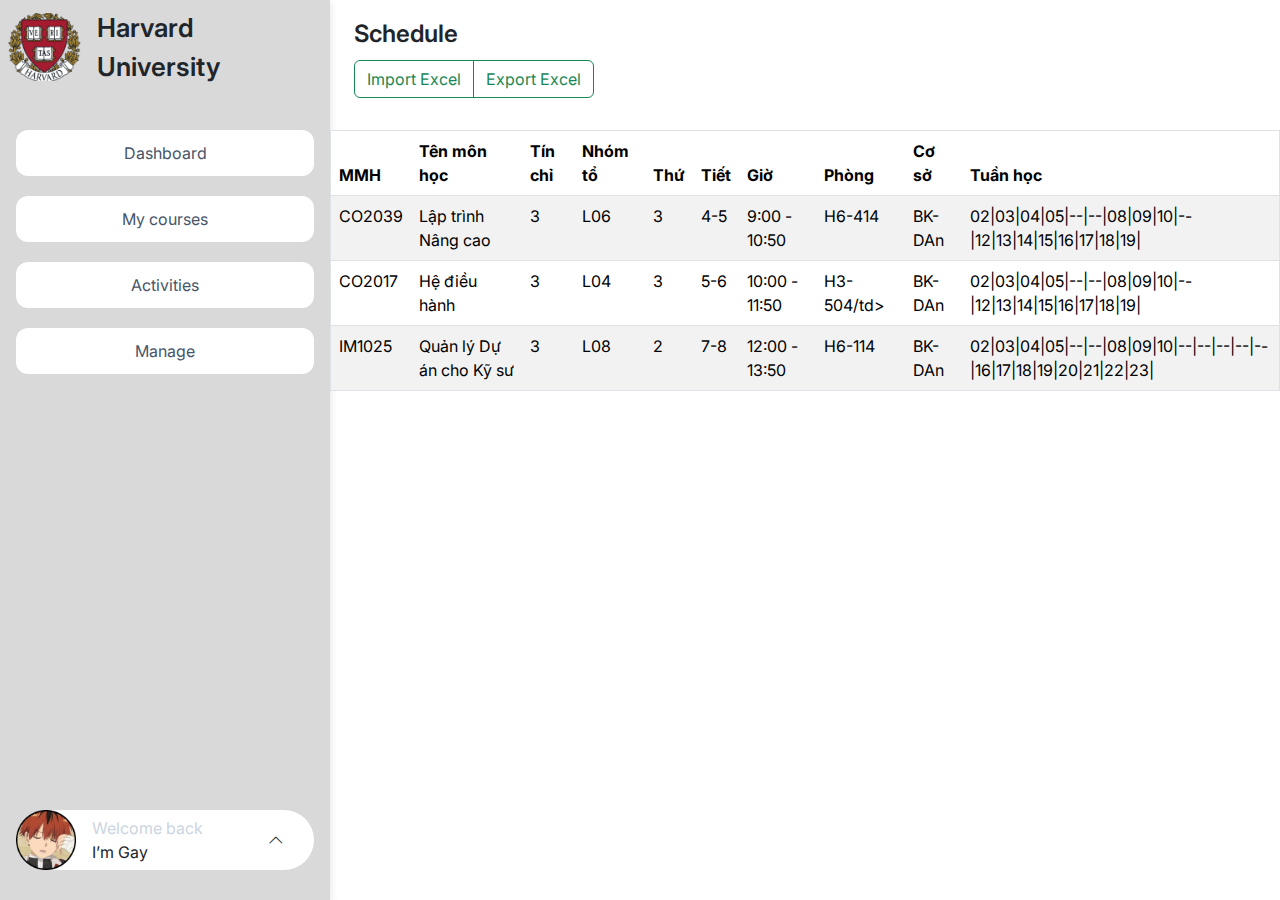
<file: GV/schedule.html>
<!DOCTYPE html>
<html lang="en">

<head>
    <meta charset="UTF-8" />
    <meta name="viewport" content="width=device-width, initial-scale=1.0" />
    <link href="https://cdn.jsdelivr.net/npm/bootstrap@5.0.2/dist/css/bootstrap.min.css" rel="stylesheet" />
    <link rel="stylesheet" href="https://cdn.jsdelivr.net/npm/bootstrap-icons@1.11.3/font/bootstrap-icons.min.css" />
    <link rel="stylesheet" href="./assets/calendar.css" />
    <link rel=" stylesheet" href="./assets/style.css" />
    <link rel="stylesheet" href="./assets/font/themify-icons-font/themify-icons/themify-icons.css" />
    <title>GiangVien</title>
</head>

<body>
    <div class="main-container d-flex justify-content-between">
        <!-- Left Layout -->
        <div class="sidebar vh-100 d-none d-sm-none d-md-none d-xl-flex">
            <div class="sidebar_top-content">
                <div class="sidebar_logo-wrapper p-2 d-flex align-items-center">
                    <img src="./assets/img/logo.png" alt="" sizes="" srcset="" class="logo-img" />
                    <div class="sidebar_edu-name">Harvard University</div>
                </div>

                <div class="sidebar_menu-wrapper">
                    <a href="./index.html" aria-hidden class="">
                        <div id="" class="sidebar_menu-item">Dashboard</div>
                    </a>
                    <a href="#main_course-container" aria-hidden class="">
                        <div class="sidebar_menu-item">My courses</div>
                    </a>
                    <a href="#main_activities-container" aria-hidden class="">
                        <div class="sidebar_menu-item">Activities</div>
                    </a>
                    <a href="#main_manage-container" aria-hidden class="">
                        <div class="sidebar_menu-item">Manage</div>
                    </a>
                </div>
            </div>
            <div class="sidebar_bottom-content show-panel">
                <img src="./assets/img/avatar.png" alt="" sizes="" srcset="" class="avatar-img" />
                <div class="sidebar_user-info-wrapper">
                    <div style="color: #cbd5e1">Welcome back</div>
                    <div class="sidebar_username">I’m Gay</div>
                </div>
                <i class="bi bi-chevron-up"></i>
                <div class="sidebar_bottom-panel show" style="height: 250px;">
                    <div class="sidebar_bottom-panel-title">
                        Bachelor of Computer Science
                    </div>
                    <div class="sidebar_bottom-panel-menu-wrapper pt-4">
                        <a href="./infomation.html">
                            <div class="sidebar_bottom-panel-item">Information</div>
                        </a>
                        <div class="sidebar_bottom-panel-item">Schedule</div>
                    </div>
                </div>
            </div>
        </div>
        <!-- Main Layout -->
        <div class="main flex-grow-1">
            <div class="main_infomation-container">
                <div class="main_infomation-header title-heading mb-2">Schedule</div>
                <div>
                    <div class="btn-group" role="group" aria-label="Basic outlined example">
                        <button type="button" class="btn btn-outline-success">Import Excel</button>
                        <button type="button" class="btn btn-outline-success">Export Excel</button>
                    </div>
                </div>
            </div>
            <div class="main_manage-content">
                <table class="table table-striped rounded border mt-3">
                    <thead>
                        <tr>
                            <th scope="col">MMH</th>
                            <th scope="col">Tên môn học</th>
                            <th scope="col">Tín chỉ</th>
                            <th scope="col">Nhóm tổ</th>
                            <th scope="col">Thứ</th>
                            <th scope="col">Tiết</th>
                            <th scope="col">Giờ</th>
                            <th scope="col">Phòng</th>
                            <th scope="col">Cơ sở</th>
                            <th scope="col">Tuần học</th>
                        </tr>
                    </thead>
                    <tbody>
                        <tr>
                            <td>CO2039</td>
                            <td>Lập trình Nâng cao</td>
                            <td>3</td>
                            <td>L06</td>
                            <td>3</td>
                            <td>4-5</td>
                            <td>9:00 - 10:50</td>
                            <td>H6-414</td>
                            <td>BK-DAn</td>
                            <td>02|03|04|05|--|--|08|09|10|--|12|13|14|15|16|17|18|19|</td>
                        </tr>
                        <tr>
                            <td>CO2017</td>
                            <td>Hệ điều hành</td>
                            <td>3</td>
                            <td>L04</td>
                            <td>3</td>
                            <td>5-6</td>
                            <td>10:00 - 11:50</td>
                            <td>H3-504/td>
                            <td>BK-DAn</td>
                            <td>02|03|04|05|--|--|08|09|10|--|12|13|14|15|16|17|18|19|</td>
                        </tr>
                        <tr>
                            <td>IM1025</td>
                            <td>Quản lý Dự án cho Kỹ sư</td>
                            <td>3</td>
                            <td>L08</td>
                            <td>2</td>
                            <td>7-8</td>
                            <td>12:00 - 13:50</td>
                            <td>H6-114</td>
                            <td>BK-DAn</td>
                            <td>02|03|04|05|--|--|08|09|10|--|--|--|--|--|16|17|18|19|20|21|22|23|</td>
                        </tr>
                    </tbody>
                </table>
            </div>
        </div>
        <!-- Right Layout -->
        <!--<div id="right-panel-container" class="right-panel-container vh-100">
            <div id="rp_button-collapse" class="rp_button-collapse">
                <i class="bi bi-chevron-double-right"></i>
            </div>

            <div class="rp_slider">
                <img src="https://vnpt.com.vn/Media/Images/06072022/vnpt-elearning.jpg?w=500&mode=crop" alt=""
                    srcset="" />
            </div>

            <div class="rp_calender-wrapper">
                <div class="rp_calender-title-block">
                    <div class="rp_calender-heading">Calendar</div>
                    <div>Week: 14</div>
                </div>
                <div id="inline-picker"></div>
            </div>
            <div class="rp_deadline-container py-3">
                <div class="rp_deadline-header">
                    <div>Deadline</div>
                </div>
                <div class="rp_deadline-content">
                    <div class="rp_deadline-content-item">
                        Thông báo 1
                    </div>
                    <div class="rp_deadline-content-item">
                        Thông báo 1
                    </div>
                    <div class="rp_deadline-content-item">
                        Thông báo 1
                    </div>
                </div>
            </div>
        </div>
    </div>-->
        <script src="http://ajax.googleapis.com/ajax/libs/jquery/1.11.1/jquery.min.js"></script>
        <script type="text/javascript" src="./assets/js/calendar.js"></script>
        <script src="./assets/js/main.js"></script>
</body>

</html>
</file>
<file: LTNC-232-SV/assets/style.css>
* {
  padding: 0;
  margin: 0;
}
html {
  font-family: Arial, Helvetica, sans-serif;
}
.main {
  background-color: #ccc;
  min-height: 100vh;
  display: flex;
  flex-basis: auto;
  flex-direction: column;
}
.header-container {
  background-image: linear-gradient(to bottom, #161515 0%, #1b2134 100%);
  height: 50px;
  border-radius: 2px;
  display: flex;
  justify-content: space-between;
}

.header-sinhvien {
  flex-basis: 230px;
}

.header-sinhvien a {
  color: rgb(211, 224, 226);
  line-height: 50px;
  display: block;
  font-size: 1.9rem;
  font-weight: 600;
  padding: 0 10px;
  text-align: center;
  text-decoration: none;
}

.header-title {
  font-size: 1.95rem;
  color: rgb(255, 255, 255);
  font-weight: 650;
  align-content: center;
  text-transform: uppercase;
  text-shadow: #3b3e45;
}

.header-user-form {
  position: relative;
  display: flex;
  justify-content: center;
  margin-right: 15px;
}
.user-menu li:hover,
.header-user-form:hover {
  background-color: rgba(119, 116, 116, 0.3);
}

.header-user-form:hover .user-menu {
  display: block;
}
.header-user-form .logo-bk {
  width: 44px;
  height: 44px;
  margin: 3px 0;
  background-color: white;
  border-radius: 50%;
}

.user-menu {
  background-color: white;
  list-style: none;
  display: none;
  box-shadow: 0 0 10px rgba(0, 0, 0, 0.3);
  position: absolute;
  top: 50px;
  left: -170px;
  right: 0px;
  z-index: 999;
}
.user-menu li {
  display: list-item;
  padding: 18px 0;
}
.user-menu a {
  color: black;
  text-align: start;
  text-decoration: none;
  margin-left: 40px;
}

.body-main {
  display: flex;
  flex-direction: row;
  min-height: 100vh;
}

/* sidebar */
.sidebar-container {
  background-image: linear-gradient(to bottom, #111111 0%, #151e39 100%);
  width: 230px;
  max-height: 100%;
  position: relative;
  display: flex;
  flex-direction: column;
}
.sidebar-container .iBar-menu {
  position: absolute;
  left: 208px;
  top: 0;
  display: block;
  font-size: 22px;
  padding: 0;
  color: #ccc;
}
.sidebar-container .iBar-menu:hover {
  opacity: 0.8;
  cursor: pointer;
}
.sidebar-container .avatar {
  width: 46px;
  height: 46px;
  border-radius: 50%;
}
.sidebar-info {
  height: 68px;
  box-sizing: border-box;
  padding: 8px;
  border-bottom: 2px solid #3b3e45;
  text-align: left;
  font-size: 1rem;
  color: #ccc;
}
.sidebar-info .Name {
  float: right;
  margin-top: 15px;
}

.sidebar-menu {
  margin-top: 10px;
}
.sidebar-menu li {
  padding: 10px;
}
.sidebar-menu li:hover {
  background-color: #413e3e;
}
.sidebar-menu a {
  text-decoration: none;
  color: #ccc;
  font-size: 1.05rem;
  margin-left: 8px;
}
.sidebar-container .icon-sidebar {
  margin-right: 15px;
}
/* open and close sidebar */
.mobile-sidebar {
  display: none;
}
.mobile-sidebar li {
  width: 40px;
  padding: 8px 0;
  list-style: none;
}
.mobile-sidebar li a {
  display: block;
  text-decoration: none;
  margin: 0;
}
.mobile-sidebar li i {
  margin-left: 10px;
}
.sidebar-close {
  display: none;
  width: 40px;
}
.sidebar-close .sidebar-menu a {
  margin: 0;
}
.sidebar-close .avatar {
  width: 29px;
  height: 28px;
  position: relative;
  top: 4px;
  right: 5px;
}
.sidebar-close .iBar-menu {
  padding: 0;
  position: absolute;
  top: 0px;
  left: 38px;
  color: white;
  background-color: #111111;
  font-size: 22px;
  border-radius: 0 100% 100% 0;
}

/* main-containe */
.wrap-content {
  flex: 1;
  display: flex;
  flex-direction: column;
  padding: 0 15px;
  padding-top: 5px;
}
.content-container {
  background-color: blueviolet;
  flex: 1;
  border-radius: 2px;
}

.footer-container {
  background-color: blue;
  display: flex;
  height: 70px;
  border-radius: 2px;
}
</file>
<file: LTNC-232-SV/assets/responsive.css>
/* PC */
@media (min-width: 48.0625em) {
  .sidebar-container .mobile-sidebar {
    display: none;
  }
}

/* PHONE <=740px */
@media (max-width: 48em) {
  .header-user-form .user-info,
  .header-title,
  .header-user-form .head-icon-menu {
    display: none;
  }
  .header-container,
  .body-main {
    flex-direction: row-reverse;
  }

  .header-sinhvien {
    margin-left: auto;
    margin-right: auto;
    padding-right: 50px;
    font-size: larger;
  }
  .header-user-form {
    margin-left: 5px;
  }
  .user-menu {
    position: absolute;
    top: 50px;
    left: 0;
    right: -130px;
    border-radius: 5px;
    z-index: 999;
  }
  .user-menu a {
    margin: 0;
  }
  /* sidebar */
  .sidebar-container {
    width: 40px;
    border-left: 3px solid #212b42;
    position: relative;
  }
  .sidebar-info .avatar.close {
    width: 29px;
    height: 28px;
    position: relative;
    top: 4px;
    right: 5px;
  }
  .mobile-sidebar {
    display: block;
  }
  .sidebar-container .hiden-mobile,
  .PC-sidebar {
    display: none;
  }

  /* end sidebar */
  .wrap-content {
    padding: 0;
    /* order: 1; */
  }
}
</file>
<file: LTNC-232-SV/assets/font/themify-icons-font/themify-icons/themify-icons.css>
@font-face {
	font-family: 'themify';
	src:url('fonts/themify.eot?-fvbane');
	src:url('fonts/themify.eot?#iefix-fvbane') format('embedded-opentype'),
		url('fonts/themify.woff?-fvbane') format('woff'),
		url('fonts/themify.ttf?-fvbane') format('truetype'),
		url('fonts/themify.svg?-fvbane#themify') format('svg');
	font-weight: normal;
	font-style: normal;
}

[class^="ti-"], [class*=" ti-"] {
	font-family: 'themify';
	speak: none;
	font-style: normal;
	font-weight: normal;
	font-variant: normal;
	text-transform: none;
	line-height: 1;

	/* Better Font Rendering =========== */
	-webkit-font-smoothing: antialiased;
	-moz-osx-font-smoothing: grayscale;
}

.ti-wand:before {
	content: "\e600";
}
.ti-volume:before {
	content: "\e601";
}
.ti-user:before {
	content: "\e602";
}
.ti-unlock:before {
	content: "\e603";
}
.ti-unlink:before {
	content: "\e604";
}
.ti-trash:before {
	content: "\e605";
}
.ti-thought:before {
	content: "\e606";
}
.ti-target:before {
	content: "\e607";
}
.ti-tag:before {
	content: "\e608";
}
.ti-tablet:before {
	content: "\e609";
}
.ti-star:before {
	content: "\e60a";
}
.ti-spray:before {
	content: "\e60b";
}
.ti-signal:before {
	content: "\e60c";
}
.ti-shopping-cart:before {
	content: "\e60d";
}
.ti-shopping-cart-full:before {
	content: "\e60e";
}
.ti-settings:before {
	content: "\e60f";
}
.ti-search:before {
	content: "\e610";
}
.ti-zoom-in:before {
	content: "\e611";
}
.ti-zoom-out:before {
	content: "\e612";
}
.ti-cut:before {
	content: "\e613";
}
.ti-ruler:before {
	content: "\e614";
}
.ti-ruler-pencil:before {
	content: "\e615";
}
.ti-ruler-alt:before {
	content: "\e616";
}
.ti-bookmark:before {
	content: "\e617";
}
.ti-bookmark-alt:before {
	content: "\e618";
}
.ti-reload:before {
	content: "\e619";
}
.ti-plus:before {
	content: "\e61a";
}
.ti-pin:before {
	content: "\e61b";
}
.ti-pencil:before {
	content: "\e61c";
}
.ti-pencil-alt:before {
	content: "\e61d";
}
.ti-paint-roller:before {
	content: "\e61e";
}
.ti-paint-bucket:before {
	content: "\e61f";
}
.ti-na:before {
	content: "\e620";
}
.ti-mobile:before {
	content: "\e621";
}
.ti-minus:before {
	content: "\e622";
}
.ti-medall:before {
	content: "\e623";
}
.ti-medall-alt:before {
	content: "\e624";
}
.ti-marker:before {
	content: "\e625";
}
.ti-marker-alt:before {
	content: "\e626";
}
.ti-arrow-up:before {
	content: "\e627";
}
.ti-arrow-right:before {
	content: "\e628";
}
.ti-arrow-left:before {
	content: "\e629";
}
.ti-arrow-down:before {
	content: "\e62a";
}
.ti-lock:before {
	content: "\e62b";
}
.ti-location-arrow:before {
	content: "\e62c";
}
.ti-link:before {
	content: "\e62d";
}
.ti-layout:before {
	content: "\e62e";
}
.ti-layers:before {
	content: "\e62f";
}
.ti-layers-alt:before {
	content: "\e630";
}
.ti-key:before {
	content: "\e631";
}
.ti-import:before {
	content: "\e632";
}
.ti-image:before {
	content: "\e633";
}
.ti-heart:before {
	content: "\e634";
}
.ti-heart-broken:before {
	content: "\e635";
}
.ti-hand-stop:before {
	content: "\e636";
}
.ti-hand-open:before {
	content: "\e637";
}
.ti-hand-drag:before {
	content: "\e638";
}
.ti-folder:before {
	content: "\e639";
}
.ti-flag:before {
	content: "\e63a";
}
.ti-flag-alt:before {
	content: "\e63b";
}
.ti-flag-alt-2:before {
	content: "\e63c";
}
.ti-eye:before {
	content: "\e63d";
}
.ti-export:before {
	content: "\e63e";
}
.ti-exchange-vertical:before {
	content: "\e63f";
}
.ti-desktop:before {
	content: "\e640";
}
.ti-cup:before {
	content: "\e641";
}
.ti-crown:before {
	content: "\e642";
}
.ti-comments:before {
	content: "\e643";
}
.ti-comment:before {
	content: "\e644";
}
.ti-comment-alt:before {
	content: "\e645";
}
.ti-close:before {
	content: "\e646";
}
.ti-clip:before {
	content: "\e647";
}
.ti-angle-up:before {
	content: "\e648";
}
.ti-angle-right:before {
	content: "\e649";
}
.ti-angle-left:before {
	content: "\e64a";
}
.ti-angle-down:before {
	content: "\e64b";
}
.ti-check:before {
	content: "\e64c";
}
.ti-check-box:before {
	content: "\e64d";
}
.ti-camera:before {
	content: "\e64e";
}
.ti-announcement:before {
	content: "\e64f";
}
.ti-brush:before {
	content: "\e650";
}
.ti-briefcase:before {
	content: "\e651";
}
.ti-bolt:before {
	content: "\e652";
}
.ti-bolt-alt:before {
	content: "\e653";
}
.ti-blackboard:before {
	content: "\e654";
}
.ti-bag:before {
	content: "\e655";
}
.ti-move:before {
	content: "\e656";
}
.ti-arrows-vertical:before {
	content: "\e657";
}
.ti-arrows-horizontal:before {
	content: "\e658";
}
.ti-fullscreen:before {
	content: "\e659";
}
.ti-arrow-top-right:before {
	content: "\e65a";
}
.ti-arrow-top-left:before {
	content: "\e65b";
}
.ti-arrow-circle-up:before {
	content: "\e65c";
}
.ti-arrow-circle-right:before {
	content: "\e65d";
}
.ti-arrow-circle-left:before {
	content: "\e65e";
}
.ti-arrow-circle-down:before {
	content: "\e65f";
}
.ti-angle-double-up:before {
	content: "\e660";
}
.ti-angle-double-right:before {
	content: "\e661";
}
.ti-angle-double-left:before {
	content: "\e662";
}
.ti-angle-double-down:before {
	content: "\e663";
}
.ti-zip:before {
	content: "\e664";
}
.ti-world:before {
	content: "\e665";
}
.ti-wheelchair:before {
	content: "\e666";
}
.ti-view-list:before {
	content: "\e667";
}
.ti-view-list-alt:before {
	content: "\e668";
}
.ti-view-grid:before {
	content: "\e669";
}
.ti-uppercase:before {
	content: "\e66a";
}
.ti-upload:before {
	content: "\e66b";
}
.ti-underline:before {
	content: "\e66c";
}
.ti-truck:before {
	content: "\e66d";
}
.ti-timer:before {
	content: "\e66e";
}
.ti-ticket:before {
	content: "\e66f";
}
.ti-thumb-up:before {
	content: "\e670";
}
.ti-thumb-down:before {
	content: "\e671";
}
.ti-text:before {
	content: "\e672";
}
.ti-stats-up:before {
	content: "\e673";
}
.ti-stats-down:before {
	content: "\e674";
}
.ti-split-v:before {
	content: "\e675";
}
.ti-split-h:before {
	content: "\e676";
}
.ti-smallcap:before {
	content: "\e677";
}
.ti-shine:before {
	content: "\e678";
}
.ti-shift-right:before {
	content: "\e679";
}
.ti-shift-left:before {
	content: "\e67a";
}
.ti-shield:before {
	content: "\e67b";
}
.ti-notepad:before {
	content: "\e67c";
}
.ti-server:before {
	content: "\e67d";
}
.ti-quote-right:before {
	content: "\e67e";
}
.ti-quote-left:before {
	content: "\e67f";
}
.ti-pulse:before {
	content: "\e680";
}
.ti-printer:before {
	content: "\e681";
}
.ti-power-off:before {
	content: "\e682";
}
.ti-plug:before {
	content: "\e683";
}
.ti-pie-chart:before {
	content: "\e684";
}
.ti-paragraph:before {
	content: "\e685";
}
.ti-panel:before {
	content: "\e686";
}
.ti-package:before {
	content: "\e687";
}
.ti-music:before {
	content: "\e688";
}
.ti-music-alt:before {
	content: "\e689";
}
.ti-mouse:before {
	content: "\e68a";
}
.ti-mouse-alt:before {
	content: "\e68b";
}
.ti-money:before {
	content: "\e68c";
}
.ti-microphone:before {
	content: "\e68d";
}
.ti-menu:before {
	content: "\e68e";
}
.ti-menu-alt:before {
	content: "\e68f";
}
.ti-map:before {
	content: "\e690";
}
.ti-map-alt:before {
	content: "\e691";
}
.ti-loop:before {
	content: "\e692";
}
.ti-location-pin:before {
	content: "\e693";
}
.ti-list:before {
	content: "\e694";
}
.ti-light-bulb:before {
	content: "\e695";
}
.ti-Italic:before {
	content: "\e696";
}
.ti-info:before {
	content: "\e697";
}
.ti-infinite:before {
	content: "\e698";
}
.ti-id-badge:before {
	content: "\e699";
}
.ti-hummer:before {
	content: "\e69a";
}
.ti-home:before {
	content: "\e69b";
}
.ti-help:before {
	content: "\e69c";
}
.ti-headphone:before {
	content: "\e69d";
}
.ti-harddrives:before {
	content: "\e69e";
}
.ti-harddrive:before {
	content: "\e69f";
}
.ti-gift:before {
	content: "\e6a0";
}
.ti-game:before {
	content: "\e6a1";
}
.ti-filter:before {
	content: "\e6a2";
}
.ti-files:before {
	content: "\e6a3";
}
.ti-file:before {
	content: "\e6a4";
}
.ti-eraser:before {
	content: "\e6a5";
}
.ti-envelope:before {
	content: "\e6a6";
}
.ti-download:before {
	content: "\e6a7";
}
.ti-direction:before {
	content: "\e6a8";
}
.ti-direction-alt:before {
	content: "\e6a9";
}
.ti-dashboard:before {
	content: "\e6aa";
}
.ti-control-stop:before {
	content: "\e6ab";
}
.ti-control-shuffle:before {
	content: "\e6ac";
}
.ti-control-play:before {
	content: "\e6ad";
}
.ti-control-pause:before {
	content: "\e6ae";
}
.ti-control-forward:before {
	content: "\e6af";
}
.ti-control-backward:before {
	content: "\e6b0";
}
.ti-cloud:before {
	content: "\e6b1";
}
.ti-cloud-up:before {
	content: "\e6b2";
}
.ti-cloud-down:before {
	content: "\e6b3";
}
.ti-clipboard:before {
	content: "\e6b4";
}
.ti-car:before {
	content: "\e6b5";
}
.ti-calendar:before {
	content: "\e6b6";
}
.ti-book:before {
	content: "\e6b7";
}
.ti-bell:before {
	content: "\e6b8";
}
.ti-basketball:before {
	content: "\e6b9";
}
.ti-bar-chart:before {
	content: "\e6ba";
}
.ti-bar-chart-alt:before {
	content: "\e6bb";
}
.ti-back-right:before {
	content: "\e6bc";
}
.ti-back-left:before {
	content: "\e6bd";
}
.ti-arrows-corner:before {
	content: "\e6be";
}
.ti-archive:before {
	content: "\e6bf";
}
.ti-anchor:before {
	content: "\e6c0";
}
.ti-align-right:before {
	content: "\e6c1";
}
.ti-align-left:before {
	content: "\e6c2";
}
.ti-align-justify:before {
	content: "\e6c3";
}
.ti-align-center:before {
	content: "\e6c4";
}
.ti-alert:before {
	content: "\e6c5";
}
.ti-alarm-clock:before {
	content: "\e6c6";
}
.ti-agenda:before {
	content: "\e6c7";
}
.ti-write:before {
	content: "\e6c8";
}
.ti-window:before {
	content: "\e6c9";
}
.ti-widgetized:before {
	content: "\e6ca";
}
.ti-widget:before {
	content: "\e6cb";
}
.ti-widget-alt:before {
	content: "\e6cc";
}
.ti-wallet:before {
	content: "\e6cd";
}
.ti-video-clapper:before {
	content: "\e6ce";
}
.ti-video-camera:before {
	content: "\e6cf";
}
.ti-vector:before {
	content: "\e6d0";
}
.ti-themify-logo:before {
	content: "\e6d1";
}
.ti-themify-favicon:before {
	content: "\e6d2";
}
.ti-themify-favicon-alt:before {
	content: "\e6d3";
}
.ti-support:before {
	content: "\e6d4";
}
.ti-stamp:before {
	content: "\e6d5";
}
.ti-split-v-alt:before {
	content: "\e6d6";
}
.ti-slice:before {
	content: "\e6d7";
}
.ti-shortcode:before {
	content: "\e6d8";
}
.ti-shift-right-alt:before {
	content: "\e6d9";
}
.ti-shift-left-alt:before {
	content: "\e6da";
}
.ti-ruler-alt-2:before {
	content: "\e6db";
}
.ti-receipt:before {
	content: "\e6dc";
}
.ti-pin2:before {
	content: "\e6dd";
}
.ti-pin-alt:before {
	content: "\e6de";
}
.ti-pencil-alt2:before {
	content: "\e6df";
}
.ti-palette:before {
	content: "\e6e0";
}
.ti-more:before {
	content: "\e6e1";
}
.ti-more-alt:before {
	content: "\e6e2";
}
.ti-microphone-alt:before {
	content: "\e6e3";
}
.ti-magnet:before {
	content: "\e6e4";
}
.ti-line-double:before {
	content: "\e6e5";
}
.ti-line-dotted:before {
	content: "\e6e6";
}
.ti-line-dashed:before {
	content: "\e6e7";
}
.ti-layout-width-full:before {
	content: "\e6e8";
}
.ti-layout-width-default:before {
	content: "\e6e9";
}
.ti-layout-width-default-alt:before {
	content: "\e6ea";
}
.ti-layout-tab:before {
	content: "\e6eb";
}
.ti-layout-tab-window:before {
	content: "\e6ec";
}
.ti-layout-tab-v:before {
	content: "\e6ed";
}
.ti-layout-tab-min:before {
	content: "\e6ee";
}
.ti-layout-slider:before {
	content: "\e6ef";
}
.ti-layout-slider-alt:before {
	content: "\e6f0";
}
.ti-layout-sidebar-right:before {
	content: "\e6f1";
}
.ti-layout-sidebar-none:before {
	content: "\e6f2";
}
.ti-layout-sidebar-left:before {
	content: "\e6f3";
}
.ti-layout-placeholder:before {
	content: "\e6f4";
}
.ti-layout-menu:before {
	content: "\e6f5";
}
.ti-layout-menu-v:before {
	content: "\e6f6";
}
.ti-layout-menu-separated:before {
	content: "\e6f7";
}
.ti-layout-menu-full:before {
	content: "\e6f8";
}
.ti-layout-media-right-alt:before {
	content: "\e6f9";
}
.ti-layout-media-right:before {
	content: "\e6fa";
}
.ti-layout-media-overlay:before {
	content: "\e6fb";
}
.ti-layout-media-overlay-alt:before {
	content: "\e6fc";
}
.ti-layout-media-overlay-alt-2:before {
	content: "\e6fd";
}
.ti-layout-media-left-alt:before {
	content: "\e6fe";
}
.ti-layout-media-left:before {
	content: "\e6ff";
}
.ti-layout-media-center-alt:before {
	content: "\e700";
}
.ti-layout-media-center:before {
	content: "\e701";
}
.ti-layout-list-thumb:before {
	content: "\e702";
}
.ti-layout-list-thumb-alt:before {
	content: "\e703";
}
.ti-layout-list-post:before {
	content: "\e704";
}
.ti-layout-list-large-image:before {
	content: "\e705";
}
.ti-layout-line-solid:before {
	content: "\e706";
}
.ti-layout-grid4:before {
	content: "\e707";
}
.ti-layout-grid3:before {
	content: "\e708";
}
.ti-layout-grid2:before {
	content: "\e709";
}
.ti-layout-grid2-thumb:before {
	content: "\e70a";
}
.ti-layout-cta-right:before {
	content: "\e70b";
}
.ti-layout-cta-left:before {
	content: "\e70c";
}
.ti-layout-cta-center:before {
	content: "\e70d";
}
.ti-layout-cta-btn-right:before {
	content: "\e70e";
}
.ti-layout-cta-btn-left:before {
	content: "\e70f";
}
.ti-layout-column4:before {
	content: "\e710";
}
.ti-layout-column3:before {
	content: "\e711";
}
.ti-layout-column2:before {
	content: "\e712";
}
.ti-layout-accordion-separated:before {
	content: "\e713";
}
.ti-layout-accordion-merged:before {
	content: "\e714";
}
.ti-layout-accordion-list:before {
	content: "\e715";
}
.ti-ink-pen:before {
	content: "\e716";
}
.ti-info-alt:before {
	content: "\e717";
}
.ti-help-alt:before {
	content: "\e718";
}
.ti-headphone-alt:before {
	content: "\e719";
}
.ti-hand-point-up:before {
	content: "\e71a";
}
.ti-hand-point-right:before {
	content: "\e71b";
}
.ti-hand-point-left:before {
	content: "\e71c";
}
.ti-hand-point-down:before {
	content: "\e71d";
}
.ti-gallery:before {
	content: "\e71e";
}
.ti-face-smile:before {
	content: "\e71f";
}
.ti-face-sad:before {
	content: "\e720";
}
.ti-credit-card:before {
	content: "\e721";
}
.ti-control-skip-forward:before {
	content: "\e722";
}
.ti-control-skip-backward:before {
	content: "\e723";
}
.ti-control-record:before {
	content: "\e724";
}
.ti-control-eject:before {
	content: "\e725";
}
.ti-comments-smiley:before {
	content: "\e726";
}
.ti-brush-alt:before {
	content: "\e727";
}
.ti-youtube:before {
	content: "\e728";
}
.ti-vimeo:before {
	content: "\e729";
}
.ti-twitter:before {
	content: "\e72a";
}
.ti-time:before {
	content: "\e72b";
}
.ti-tumblr:before {
	content: "\e72c";
}
.ti-skype:before {
	content: "\e72d";
}
.ti-share:before {
	content: "\e72e";
}
.ti-share-alt:before {
	content: "\e72f";
}
.ti-rocket:before {
	content: "\e730";
}
.ti-pinterest:before {
	content: "\e731";
}
.ti-new-window:before {
	content: "\e732";
}
.ti-microsoft:before {
	content: "\e733";
}
.ti-list-ol:before {
	content: "\e734";
}
.ti-linkedin:before {
	content: "\e735";
}
.ti-layout-sidebar-2:before {
	content: "\e736";
}
.ti-layout-grid4-alt:before {
	content: "\e737";
}
.ti-layout-grid3-alt:before {
	content: "\e738";
}
.ti-layout-grid2-alt:before {
	content: "\e739";
}
.ti-layout-column4-alt:before {
	content: "\e73a";
}
.ti-layout-column3-alt:before {
	content: "\e73b";
}
.ti-layout-column2-alt:before {
	content: "\e73c";
}
.ti-instagram:before {
	content: "\e73d";
}
.ti-google:before {
	content: "\e73e";
}
.ti-github:before {
	content: "\e73f";
}
.ti-flickr:before {
	content: "\e740";
}
.ti-facebook:before {
	content: "\e741";
}
.ti-dropbox:before {
	content: "\e742";
}
.ti-dribbble:before {
	content: "\e743";
}
.ti-apple:before {
	content: "\e744";
}
.ti-android:before {
	content: "\e745";
}
.ti-save:before {
	content: "\e746";
}
.ti-save-alt:before {
	content: "\e747";
}
.ti-yahoo:before {
	content: "\e748";
}
.ti-wordpress:before {
	content: "\e749";
}
.ti-vimeo-alt:before {
	content: "\e74a";
}
.ti-twitter-alt:before {
	content: "\e74b";
}
.ti-tumblr-alt:before {
	content: "\e74c";
}
.ti-trello:before {
	content: "\e74d";
}
.ti-stack-overflow:before {
	content: "\e74e";
}
.ti-soundcloud:before {
	content: "\e74f";
}
.ti-sharethis:before {
	content: "\e750";
}
.ti-sharethis-alt:before {
	content: "\e751";
}
.ti-reddit:before {
	content: "\e752";
}
.ti-pinterest-alt:before {
	content: "\e753";
}
.ti-microsoft-alt:before {
	content: "\e754";
}
.ti-linux:before {
	content: "\e755";
}
.ti-jsfiddle:before {
	content: "\e756";
}
.ti-joomla:before {
	content: "\e757";
}
.ti-html5:before {
	content: "\e758";
}
.ti-flickr-alt:before {
	content: "\e759";
}
.ti-email:before {
	content: "\e75a";
}
.ti-drupal:before {
	content: "\e75b";
}
.ti-dropbox-alt:before {
	content: "\e75c";
}
.ti-css3:before {
	content: "\e75d";
}
.ti-rss:before {
	content: "\e75e";
}
.ti-rss-alt:before {
	content: "\e75f";
}
</file>
<file: GV/assets/font/themify-icons-font/themify-icons/demo-files/demo.css>
body {
	font: normal 1em/1.5em Arial, Helvetica, sans-serif;
	max-width: 90%;
	margin: 30px auto 0;
}
h1, h3 {
	font-weight: normal;
}
h3 {
	font-size: 1.4;
	text-transform: uppercase;
	letter-spacing: 1px;
}

.icon-section {
	margin: 0 0 3em;
	clear: both;
	overflow: hidden;
}
.icon-container {
	width: 240px; 
	padding: .7em 0;
	float: left; 
	position: relative;
	text-align: left;
}
.icon-container [class^="ti-"], 
.icon-container [class*=" ti-"] {
	color: #000;
	position: absolute;
	margin-top: 3px;
	transition: .3s;
}
.icon-container:hover [class^="ti-"],
.icon-container:hover [class*=" ti-"] {
	font-size: 2.2em;
	margin-top: -5px;
}
.icon-container:hover .icon-name {
	color: #000;
}
.icon-name {
	color: #aaa;
	margin-left: 35px;
	font-size: .8em;
	transition: .3s;
}
.icon-container:hover .icon-name {
	margin-left: 45px;
}
</file>
<file: GV/assets/font/themify-icons-font/themify-icons/themify-icons.css>
@font-face {
	font-family: 'themify';
	src:url('fonts/themify.eot?-fvbane');
	src:url('fonts/themify.eot?#iefix-fvbane') format('embedded-opentype'),
		url('fonts/themify.woff?-fvbane') format('woff'),
		url('fonts/themify.ttf?-fvbane') format('truetype'),
		url('fonts/themify.svg?-fvbane#themify') format('svg');
	font-weight: normal;
	font-style: normal;
}

[class^="ti-"], [class*=" ti-"] {
	font-family: 'themify';
	speak: none;
	font-style: normal;
	font-weight: normal;
	font-variant: normal;
	text-transform: none;
	line-height: 1;

	/* Better Font Rendering =========== */
	-webkit-font-smoothing: antialiased;
	-moz-osx-font-smoothing: grayscale;
}

.ti-wand:before {
	content: "\e600";
}
.ti-volume:before {
	content: "\e601";
}
.ti-user:before {
	content: "\e602";
}
.ti-unlock:before {
	content: "\e603";
}
.ti-unlink:before {
	content: "\e604";
}
.ti-trash:before {
	content: "\e605";
}
.ti-thought:before {
	content: "\e606";
}
.ti-target:before {
	content: "\e607";
}
.ti-tag:before {
	content: "\e608";
}
.ti-tablet:before {
	content: "\e609";
}
.ti-star:before {
	content: "\e60a";
}
.ti-spray:before {
	content: "\e60b";
}
.ti-signal:before {
	content: "\e60c";
}
.ti-shopping-cart:before {
	content: "\e60d";
}
.ti-shopping-cart-full:before {
	content: "\e60e";
}
.ti-settings:before {
	content: "\e60f";
}
.ti-search:before {
	content: "\e610";
}
.ti-zoom-in:before {
	content: "\e611";
}
.ti-zoom-out:before {
	content: "\e612";
}
.ti-cut:before {
	content: "\e613";
}
.ti-ruler:before {
	content: "\e614";
}
.ti-ruler-pencil:before {
	content: "\e615";
}
.ti-ruler-alt:before {
	content: "\e616";
}
.ti-bookmark:before {
	content: "\e617";
}
.ti-bookmark-alt:before {
	content: "\e618";
}
.ti-reload:before {
	content: "\e619";
}
.ti-plus:before {
	content: "\e61a";
}
.ti-pin:before {
	content: "\e61b";
}
.ti-pencil:before {
	content: "\e61c";
}
.ti-pencil-alt:before {
	content: "\e61d";
}
.ti-paint-roller:before {
	content: "\e61e";
}
.ti-paint-bucket:before {
	content: "\e61f";
}
.ti-na:before {
	content: "\e620";
}
.ti-mobile:before {
	content: "\e621";
}
.ti-minus:before {
	content: "\e622";
}
.ti-medall:before {
	content: "\e623";
}
.ti-medall-alt:before {
	content: "\e624";
}
.ti-marker:before {
	content: "\e625";
}
.ti-marker-alt:before {
	content: "\e626";
}
.ti-arrow-up:before {
	content: "\e627";
}
.ti-arrow-right:before {
	content: "\e628";
}
.ti-arrow-left:before {
	content: "\e629";
}
.ti-arrow-down:before {
	content: "\e62a";
}
.ti-lock:before {
	content: "\e62b";
}
.ti-location-arrow:before {
	content: "\e62c";
}
.ti-link:before {
	content: "\e62d";
}
.ti-layout:before {
	content: "\e62e";
}
.ti-layers:before {
	content: "\e62f";
}
.ti-layers-alt:before {
	content: "\e630";
}
.ti-key:before {
	content: "\e631";
}
.ti-import:before {
	content: "\e632";
}
.ti-image:before {
	content: "\e633";
}
.ti-heart:before {
	content: "\e634";
}
.ti-heart-broken:before {
	content: "\e635";
}
.ti-hand-stop:before {
	content: "\e636";
}
.ti-hand-open:before {
	content: "\e637";
}
.ti-hand-drag:before {
	content: "\e638";
}
.ti-folder:before {
	content: "\e639";
}
.ti-flag:before {
	content: "\e63a";
}
.ti-flag-alt:before {
	content: "\e63b";
}
.ti-flag-alt-2:before {
	content: "\e63c";
}
.ti-eye:before {
	content: "\e63d";
}
.ti-export:before {
	content: "\e63e";
}
.ti-exchange-vertical:before {
	content: "\e63f";
}
.ti-desktop:before {
	content: "\e640";
}
.ti-cup:before {
	content: "\e641";
}
.ti-crown:before {
	content: "\e642";
}
.ti-comments:before {
	content: "\e643";
}
.ti-comment:before {
	content: "\e644";
}
.ti-comment-alt:before {
	content: "\e645";
}
.ti-close:before {
	content: "\e646";
}
.ti-clip:before {
	content: "\e647";
}
.ti-angle-up:before {
	content: "\e648";
}
.ti-angle-right:before {
	content: "\e649";
}
.ti-angle-left:before {
	content: "\e64a";
}
.ti-angle-down:before {
	content: "\e64b";
}
.ti-check:before {
	content: "\e64c";
}
.ti-check-box:before {
	content: "\e64d";
}
.ti-camera:before {
	content: "\e64e";
}
.ti-announcement:before {
	content: "\e64f";
}
.ti-brush:before {
	content: "\e650";
}
.ti-briefcase:before {
	content: "\e651";
}
.ti-bolt:before {
	content: "\e652";
}
.ti-bolt-alt:before {
	content: "\e653";
}
.ti-blackboard:before {
	content: "\e654";
}
.ti-bag:before {
	content: "\e655";
}
.ti-move:before {
	content: "\e656";
}
.ti-arrows-vertical:before {
	content: "\e657";
}
.ti-arrows-horizontal:before {
	content: "\e658";
}
.ti-fullscreen:before {
	content: "\e659";
}
.ti-arrow-top-right:before {
	content: "\e65a";
}
.ti-arrow-top-left:before {
	content: "\e65b";
}
.ti-arrow-circle-up:before {
	content: "\e65c";
}
.ti-arrow-circle-right:before {
	content: "\e65d";
}
.ti-arrow-circle-left:before {
	content: "\e65e";
}
.ti-arrow-circle-down:before {
	content: "\e65f";
}
.ti-angle-double-up:before {
	content: "\e660";
}
.ti-angle-double-right:before {
	content: "\e661";
}
.ti-angle-double-left:before {
	content: "\e662";
}
.ti-angle-double-down:before {
	content: "\e663";
}
.ti-zip:before {
	content: "\e664";
}
.ti-world:before {
	content: "\e665";
}
.ti-wheelchair:before {
	content: "\e666";
}
.ti-view-list:before {
	content: "\e667";
}
.ti-view-list-alt:before {
	content: "\e668";
}
.ti-view-grid:before {
	content: "\e669";
}
.ti-uppercase:before {
	content: "\e66a";
}
.ti-upload:before {
	content: "\e66b";
}
.ti-underline:before {
	content: "\e66c";
}
.ti-truck:before {
	content: "\e66d";
}
.ti-timer:before {
	content: "\e66e";
}
.ti-ticket:before {
	content: "\e66f";
}
.ti-thumb-up:before {
	content: "\e670";
}
.ti-thumb-down:before {
	content: "\e671";
}
.ti-text:before {
	content: "\e672";
}
.ti-stats-up:before {
	content: "\e673";
}
.ti-stats-down:before {
	content: "\e674";
}
.ti-split-v:before {
	content: "\e675";
}
.ti-split-h:before {
	content: "\e676";
}
.ti-smallcap:before {
	content: "\e677";
}
.ti-shine:before {
	content: "\e678";
}
.ti-shift-right:before {
	content: "\e679";
}
.ti-shift-left:before {
	content: "\e67a";
}
.ti-shield:before {
	content: "\e67b";
}
.ti-notepad:before {
	content: "\e67c";
}
.ti-server:before {
	content: "\e67d";
}
.ti-quote-right:before {
	content: "\e67e";
}
.ti-quote-left:before {
	content: "\e67f";
}
.ti-pulse:before {
	content: "\e680";
}
.ti-printer:before {
	content: "\e681";
}
.ti-power-off:before {
	content: "\e682";
}
.ti-plug:before {
	content: "\e683";
}
.ti-pie-chart:before {
	content: "\e684";
}
.ti-paragraph:before {
	content: "\e685";
}
.ti-panel:before {
	content: "\e686";
}
.ti-package:before {
	content: "\e687";
}
.ti-music:before {
	content: "\e688";
}
.ti-music-alt:before {
	content: "\e689";
}
.ti-mouse:before {
	content: "\e68a";
}
.ti-mouse-alt:before {
	content: "\e68b";
}
.ti-money:before {
	content: "\e68c";
}
.ti-microphone:before {
	content: "\e68d";
}
.ti-menu:before {
	content: "\e68e";
}
.ti-menu-alt:before {
	content: "\e68f";
}
.ti-map:before {
	content: "\e690";
}
.ti-map-alt:before {
	content: "\e691";
}
.ti-loop:before {
	content: "\e692";
}
.ti-location-pin:before {
	content: "\e693";
}
.ti-list:before {
	content: "\e694";
}
.ti-light-bulb:before {
	content: "\e695";
}
.ti-Italic:before {
	content: "\e696";
}
.ti-info:before {
	content: "\e697";
}
.ti-infinite:before {
	content: "\e698";
}
.ti-id-badge:before {
	content: "\e699";
}
.ti-hummer:before {
	content: "\e69a";
}
.ti-home:before {
	content: "\e69b";
}
.ti-help:before {
	content: "\e69c";
}
.ti-headphone:before {
	content: "\e69d";
}
.ti-harddrives:before {
	content: "\e69e";
}
.ti-harddrive:before {
	content: "\e69f";
}
.ti-gift:before {
	content: "\e6a0";
}
.ti-game:before {
	content: "\e6a1";
}
.ti-filter:before {
	content: "\e6a2";
}
.ti-files:before {
	content: "\e6a3";
}
.ti-file:before {
	content: "\e6a4";
}
.ti-eraser:before {
	content: "\e6a5";
}
.ti-envelope:before {
	content: "\e6a6";
}
.ti-download:before {
	content: "\e6a7";
}
.ti-direction:before {
	content: "\e6a8";
}
.ti-direction-alt:before {
	content: "\e6a9";
}
.ti-dashboard:before {
	content: "\e6aa";
}
.ti-control-stop:before {
	content: "\e6ab";
}
.ti-control-shuffle:before {
	content: "\e6ac";
}
.ti-control-play:before {
	content: "\e6ad";
}
.ti-control-pause:before {
	content: "\e6ae";
}
.ti-control-forward:before {
	content: "\e6af";
}
.ti-control-backward:before {
	content: "\e6b0";
}
.ti-cloud:before {
	content: "\e6b1";
}
.ti-cloud-up:before {
	content: "\e6b2";
}
.ti-cloud-down:before {
	content: "\e6b3";
}
.ti-clipboard:before {
	content: "\e6b4";
}
.ti-car:before {
	content: "\e6b5";
}
.ti-calendar:before {
	content: "\e6b6";
}
.ti-book:before {
	content: "\e6b7";
}
.ti-bell:before {
	content: "\e6b8";
}
.ti-basketball:before {
	content: "\e6b9";
}
.ti-bar-chart:before {
	content: "\e6ba";
}
.ti-bar-chart-alt:before {
	content: "\e6bb";
}
.ti-back-right:before {
	content: "\e6bc";
}
.ti-back-left:before {
	content: "\e6bd";
}
.ti-arrows-corner:before {
	content: "\e6be";
}
.ti-archive:before {
	content: "\e6bf";
}
.ti-anchor:before {
	content: "\e6c0";
}
.ti-align-right:before {
	content: "\e6c1";
}
.ti-align-left:before {
	content: "\e6c2";
}
.ti-align-justify:before {
	content: "\e6c3";
}
.ti-align-center:before {
	content: "\e6c4";
}
.ti-alert:before {
	content: "\e6c5";
}
.ti-alarm-clock:before {
	content: "\e6c6";
}
.ti-agenda:before {
	content: "\e6c7";
}
.ti-write:before {
	content: "\e6c8";
}
.ti-window:before {
	content: "\e6c9";
}
.ti-widgetized:before {
	content: "\e6ca";
}
.ti-widget:before {
	content: "\e6cb";
}
.ti-widget-alt:before {
	content: "\e6cc";
}
.ti-wallet:before {
	content: "\e6cd";
}
.ti-video-clapper:before {
	content: "\e6ce";
}
.ti-video-camera:before {
	content: "\e6cf";
}
.ti-vector:before {
	content: "\e6d0";
}
.ti-themify-logo:before {
	content: "\e6d1";
}
.ti-themify-favicon:before {
	content: "\e6d2";
}
.ti-themify-favicon-alt:before {
	content: "\e6d3";
}
.ti-support:before {
	content: "\e6d4";
}
.ti-stamp:before {
	content: "\e6d5";
}
.ti-split-v-alt:before {
	content: "\e6d6";
}
.ti-slice:before {
	content: "\e6d7";
}
.ti-shortcode:before {
	content: "\e6d8";
}
.ti-shift-right-alt:before {
	content: "\e6d9";
}
.ti-shift-left-alt:before {
	content: "\e6da";
}
.ti-ruler-alt-2:before {
	content: "\e6db";
}
.ti-receipt:before {
	content: "\e6dc";
}
.ti-pin2:before {
	content: "\e6dd";
}
.ti-pin-alt:before {
	content: "\e6de";
}
.ti-pencil-alt2:before {
	content: "\e6df";
}
.ti-palette:before {
	content: "\e6e0";
}
.ti-more:before {
	content: "\e6e1";
}
.ti-more-alt:before {
	content: "\e6e2";
}
.ti-microphone-alt:before {
	content: "\e6e3";
}
.ti-magnet:before {
	content: "\e6e4";
}
.ti-line-double:before {
	content: "\e6e5";
}
.ti-line-dotted:before {
	content: "\e6e6";
}
.ti-line-dashed:before {
	content: "\e6e7";
}
.ti-layout-width-full:before {
	content: "\e6e8";
}
.ti-layout-width-default:before {
	content: "\e6e9";
}
.ti-layout-width-default-alt:before {
	content: "\e6ea";
}
.ti-layout-tab:before {
	content: "\e6eb";
}
.ti-layout-tab-window:before {
	content: "\e6ec";
}
.ti-layout-tab-v:before {
	content: "\e6ed";
}
.ti-layout-tab-min:before {
	content: "\e6ee";
}
.ti-layout-slider:before {
	content: "\e6ef";
}
.ti-layout-slider-alt:before {
	content: "\e6f0";
}
.ti-layout-sidebar-right:before {
	content: "\e6f1";
}
.ti-layout-sidebar-none:before {
	content: "\e6f2";
}
.ti-layout-sidebar-left:before {
	content: "\e6f3";
}
.ti-layout-placeholder:before {
	content: "\e6f4";
}
.ti-layout-menu:before {
	content: "\e6f5";
}
.ti-layout-menu-v:before {
	content: "\e6f6";
}
.ti-layout-menu-separated:before {
	content: "\e6f7";
}
.ti-layout-menu-full:before {
	content: "\e6f8";
}
.ti-layout-media-right-alt:before {
	content: "\e6f9";
}
.ti-layout-media-right:before {
	content: "\e6fa";
}
.ti-layout-media-overlay:before {
	content: "\e6fb";
}
.ti-layout-media-overlay-alt:before {
	content: "\e6fc";
}
.ti-layout-media-overlay-alt-2:before {
	content: "\e6fd";
}
.ti-layout-media-left-alt:before {
	content: "\e6fe";
}
.ti-layout-media-left:before {
	content: "\e6ff";
}
.ti-layout-media-center-alt:before {
	content: "\e700";
}
.ti-layout-media-center:before {
	content: "\e701";
}
.ti-layout-list-thumb:before {
	content: "\e702";
}
.ti-layout-list-thumb-alt:before {
	content: "\e703";
}
.ti-layout-list-post:before {
	content: "\e704";
}
.ti-layout-list-large-image:before {
	content: "\e705";
}
.ti-layout-line-solid:before {
	content: "\e706";
}
.ti-layout-grid4:before {
	content: "\e707";
}
.ti-layout-grid3:before {
	content: "\e708";
}
.ti-layout-grid2:before {
	content: "\e709";
}
.ti-layout-grid2-thumb:before {
	content: "\e70a";
}
.ti-layout-cta-right:before {
	content: "\e70b";
}
.ti-layout-cta-left:before {
	content: "\e70c";
}
.ti-layout-cta-center:before {
	content: "\e70d";
}
.ti-layout-cta-btn-right:before {
	content: "\e70e";
}
.ti-layout-cta-btn-left:before {
	content: "\e70f";
}
.ti-layout-column4:before {
	content: "\e710";
}
.ti-layout-column3:before {
	content: "\e711";
}
.ti-layout-column2:before {
	content: "\e712";
}
.ti-layout-accordion-separated:before {
	content: "\e713";
}
.ti-layout-accordion-merged:before {
	content: "\e714";
}
.ti-layout-accordion-list:before {
	content: "\e715";
}
.ti-ink-pen:before {
	content: "\e716";
}
.ti-info-alt:before {
	content: "\e717";
}
.ti-help-alt:before {
	content: "\e718";
}
.ti-headphone-alt:before {
	content: "\e719";
}
.ti-hand-point-up:before {
	content: "\e71a";
}
.ti-hand-point-right:before {
	content: "\e71b";
}
.ti-hand-point-left:before {
	content: "\e71c";
}
.ti-hand-point-down:before {
	content: "\e71d";
}
.ti-gallery:before {
	content: "\e71e";
}
.ti-face-smile:before {
	content: "\e71f";
}
.ti-face-sad:before {
	content: "\e720";
}
.ti-credit-card:before {
	content: "\e721";
}
.ti-control-skip-forward:before {
	content: "\e722";
}
.ti-control-skip-backward:before {
	content: "\e723";
}
.ti-control-record:before {
	content: "\e724";
}
.ti-control-eject:before {
	content: "\e725";
}
.ti-comments-smiley:before {
	content: "\e726";
}
.ti-brush-alt:before {
	content: "\e727";
}
.ti-youtube:before {
	content: "\e728";
}
.ti-vimeo:before {
	content: "\e729";
}
.ti-twitter:before {
	content: "\e72a";
}
.ti-time:before {
	content: "\e72b";
}
.ti-tumblr:before {
	content: "\e72c";
}
.ti-skype:before {
	content: "\e72d";
}
.ti-share:before {
	content: "\e72e";
}
.ti-share-alt:before {
	content: "\e72f";
}
.ti-rocket:before {
	content: "\e730";
}
.ti-pinterest:before {
	content: "\e731";
}
.ti-new-window:before {
	content: "\e732";
}
.ti-microsoft:before {
	content: "\e733";
}
.ti-list-ol:before {
	content: "\e734";
}
.ti-linkedin:before {
	content: "\e735";
}
.ti-layout-sidebar-2:before {
	content: "\e736";
}
.ti-layout-grid4-alt:before {
	content: "\e737";
}
.ti-layout-grid3-alt:before {
	content: "\e738";
}
.ti-layout-grid2-alt:before {
	content: "\e739";
}
.ti-layout-column4-alt:before {
	content: "\e73a";
}
.ti-layout-column3-alt:before {
	content: "\e73b";
}
.ti-layout-column2-alt:before {
	content: "\e73c";
}
.ti-instagram:before {
	content: "\e73d";
}
.ti-google:before {
	content: "\e73e";
}
.ti-github:before {
	content: "\e73f";
}
.ti-flickr:before {
	content: "\e740";
}
.ti-facebook:before {
	content: "\e741";
}
.ti-dropbox:before {
	content: "\e742";
}
.ti-dribbble:before {
	content: "\e743";
}
.ti-apple:before {
	content: "\e744";
}
.ti-android:before {
	content: "\e745";
}
.ti-save:before {
	content: "\e746";
}
.ti-save-alt:before {
	content: "\e747";
}
.ti-yahoo:before {
	content: "\e748";
}
.ti-wordpress:before {
	content: "\e749";
}
.ti-vimeo-alt:before {
	content: "\e74a";
}
.ti-twitter-alt:before {
	content: "\e74b";
}
.ti-tumblr-alt:before {
	content: "\e74c";
}
.ti-trello:before {
	content: "\e74d";
}
.ti-stack-overflow:before {
	content: "\e74e";
}
.ti-soundcloud:before {
	content: "\e74f";
}
.ti-sharethis:before {
	content: "\e750";
}
.ti-sharethis-alt:before {
	content: "\e751";
}
.ti-reddit:before {
	content: "\e752";
}
.ti-pinterest-alt:before {
	content: "\e753";
}
.ti-microsoft-alt:before {
	content: "\e754";
}
.ti-linux:before {
	content: "\e755";
}
.ti-jsfiddle:before {
	content: "\e756";
}
.ti-joomla:before {
	content: "\e757";
}
.ti-html5:before {
	content: "\e758";
}
.ti-flickr-alt:before {
	content: "\e759";
}
.ti-email:before {
	content: "\e75a";
}
.ti-drupal:before {
	content: "\e75b";
}
.ti-dropbox-alt:before {
	content: "\e75c";
}
.ti-css3:before {
	content: "\e75d";
}
.ti-rss:before {
	content: "\e75e";
}
.ti-rss-alt:before {
	content: "\e75f";
}
</file>
<file: GV/assets/font/themify-icons-font/themify-icons/ie7/ie7.css>
.ti-wand {
	*zoom: expression(this.runtimeStyle['zoom'] = '1', this.innerHTML = '&#xe600;');
}
.ti-volume {
	*zoom: expression(this.runtimeStyle['zoom'] = '1', this.innerHTML = '&#xe601;');
}
.ti-user {
	*zoom: expression(this.runtimeStyle['zoom'] = '1', this.innerHTML = '&#xe602;');
}
.ti-unlock {
	*zoom: expression(this.runtimeStyle['zoom'] = '1', this.innerHTML = '&#xe603;');
}
.ti-unlink {
	*zoom: expression(this.runtimeStyle['zoom'] = '1', this.innerHTML = '&#xe604;');
}
.ti-trash {
	*zoom: expression(this.runtimeStyle['zoom'] = '1', this.innerHTML = '&#xe605;');
}
.ti-thought {
	*zoom: expression(this.runtimeStyle['zoom'] = '1', this.innerHTML = '&#xe606;');
}
.ti-target {
	*zoom: expression(this.runtimeStyle['zoom'] = '1', this.innerHTML = '&#xe607;');
}
.ti-tag {
	*zoom: expression(this.runtimeStyle['zoom'] = '1', this.innerHTML = '&#xe608;');
}
.ti-tablet {
	*zoom: expression(this.runtimeStyle['zoom'] = '1', this.innerHTML = '&#xe609;');
}
.ti-star {
	*zoom: expression(this.runtimeStyle['zoom'] = '1', this.innerHTML = '&#xe60a;');
}
.ti-spray {
	*zoom: expression(this.runtimeStyle['zoom'] = '1', this.innerHTML = '&#xe60b;');
}
.ti-signal {
	*zoom: expression(this.runtimeStyle['zoom'] = '1', this.innerHTML = '&#xe60c;');
}
.ti-shopping-cart {
	*zoom: expression(this.runtimeStyle['zoom'] = '1', this.innerHTML = '&#xe60d;');
}
.ti-shopping-cart-full {
	*zoom: expression(this.runtimeStyle['zoom'] = '1', this.innerHTML = '&#xe60e;');
}
.ti-settings {
	*zoom: expression(this.runtimeStyle['zoom'] = '1', this.innerHTML = '&#xe60f;');
}
.ti-search {
	*zoom: expression(this.runtimeStyle['zoom'] = '1', this.innerHTML = '&#xe610;');
}
.ti-zoom-in {
	*zoom: expression(this.runtimeStyle['zoom'] = '1', this.innerHTML = '&#xe611;');
}
.ti-zoom-out {
	*zoom: expression(this.runtimeStyle['zoom'] = '1', this.innerHTML = '&#xe612;');
}
.ti-cut {
	*zoom: expression(this.runtimeStyle['zoom'] = '1', this.innerHTML = '&#xe613;');
}
.ti-ruler {
	*zoom: expression(this.runtimeStyle['zoom'] = '1', this.innerHTML = '&#xe614;');
}
.ti-ruler-pencil {
	*zoom: expression(this.runtimeStyle['zoom'] = '1', this.innerHTML = '&#xe615;');
}
.ti-ruler-alt {
	*zoom: expression(this.runtimeStyle['zoom'] = '1', this.innerHTML = '&#xe616;');
}
.ti-bookmark {
	*zoom: expression(this.runtimeStyle['zoom'] = '1', this.innerHTML = '&#xe617;');
}
.ti-bookmark-alt {
	*zoom: expression(this.runtimeStyle['zoom'] = '1', this.innerHTML = '&#xe618;');
}
.ti-reload {
	*zoom: expression(this.runtimeStyle['zoom'] = '1', this.innerHTML = '&#xe619;');
}
.ti-plus {
	*zoom: expression(this.runtimeStyle['zoom'] = '1', this.innerHTML = '&#xe61a;');
}
.ti-pin {
	*zoom: expression(this.runtimeStyle['zoom'] = '1', this.innerHTML = '&#xe61b;');
}
.ti-pencil {
	*zoom: expression(this.runtimeStyle['zoom'] = '1', this.innerHTML = '&#xe61c;');
}
.ti-pencil-alt {
	*zoom: expression(this.runtimeStyle['zoom'] = '1', this.innerHTML = '&#xe61d;');
}
.ti-paint-roller {
	*zoom: expression(this.runtimeStyle['zoom'] = '1', this.innerHTML = '&#xe61e;');
}
.ti-paint-bucket {
	*zoom: expression(this.runtimeStyle['zoom'] = '1', this.innerHTML = '&#xe61f;');
}
.ti-na {
	*zoom: expression(this.runtimeStyle['zoom'] = '1', this.innerHTML = '&#xe620;');
}
.ti-mobile {
	*zoom: expression(this.runtimeStyle['zoom'] = '1', this.innerHTML = '&#xe621;');
}
.ti-minus {
	*zoom: expression(this.runtimeStyle['zoom'] = '1', this.innerHTML = '&#xe622;');
}
.ti-medall {
	*zoom: expression(this.runtimeStyle['zoom'] = '1', this.innerHTML = '&#xe623;');
}
.ti-medall-alt {
	*zoom: expression(this.runtimeStyle['zoom'] = '1', this.innerHTML = '&#xe624;');
}
.ti-marker {
	*zoom: expression(this.runtimeStyle['zoom'] = '1', this.innerHTML = '&#xe625;');
}
.ti-marker-alt {
	*zoom: expression(this.runtimeStyle['zoom'] = '1', this.innerHTML = '&#xe626;');
}
.ti-arrow-up {
	*zoom: expression(this.runtimeStyle['zoom'] = '1', this.innerHTML = '&#xe627;');
}
.ti-arrow-right {
	*zoom: expression(this.runtimeStyle['zoom'] = '1', this.innerHTML = '&#xe628;');
}
.ti-arrow-left {
	*zoom: expression(this.runtimeStyle['zoom'] = '1', this.innerHTML = '&#xe629;');
}
.ti-arrow-down {
	*zoom: expression(this.runtimeStyle['zoom'] = '1', this.innerHTML = '&#xe62a;');
}
.ti-lock {
	*zoom: expression(this.runtimeStyle['zoom'] = '1', this.innerHTML = '&#xe62b;');
}
.ti-location-arrow {
	*zoom: expression(this.runtimeStyle['zoom'] = '1', this.innerHTML = '&#xe62c;');
}
.ti-link {
	*zoom: expression(this.runtimeStyle['zoom'] = '1', this.innerHTML = '&#xe62d;');
}
.ti-layout {
	*zoom: expression(this.runtimeStyle['zoom'] = '1', this.innerHTML = '&#xe62e;');
}
.ti-layers {
	*zoom: expression(this.runtimeStyle['zoom'] = '1', this.innerHTML = '&#xe62f;');
}
.ti-layers-alt {
	*zoom: expression(this.runtimeStyle['zoom'] = '1', this.innerHTML = '&#xe630;');
}
.ti-key {
	*zoom: expression(this.runtimeStyle['zoom'] = '1', this.innerHTML = '&#xe631;');
}
.ti-import {
	*zoom: expression(this.runtimeStyle['zoom'] = '1', this.innerHTML = '&#xe632;');
}
.ti-image {
	*zoom: expression(this.runtimeStyle['zoom'] = '1', this.innerHTML = '&#xe633;');
}
.ti-heart {
	*zoom: expression(this.runtimeStyle['zoom'] = '1', this.innerHTML = '&#xe634;');
}
.ti-heart-broken {
	*zoom: expression(this.runtimeStyle['zoom'] = '1', this.innerHTML = '&#xe635;');
}
.ti-hand-stop {
	*zoom: expression(this.runtimeStyle['zoom'] = '1', this.innerHTML = '&#xe636;');
}
.ti-hand-open {
	*zoom: expression(this.runtimeStyle['zoom'] = '1', this.innerHTML = '&#xe637;');
}
.ti-hand-drag {
	*zoom: expression(this.runtimeStyle['zoom'] = '1', this.innerHTML = '&#xe638;');
}
.ti-folder {
	*zoom: expression(this.runtimeStyle['zoom'] = '1', this.innerHTML = '&#xe639;');
}
.ti-flag {
	*zoom: expression(this.runtimeStyle['zoom'] = '1', this.innerHTML = '&#xe63a;');
}
.ti-flag-alt {
	*zoom: expression(this.runtimeStyle['zoom'] = '1', this.innerHTML = '&#xe63b;');
}
.ti-flag-alt-2 {
	*zoom: expression(this.runtimeStyle['zoom'] = '1', this.innerHTML = '&#xe63c;');
}
.ti-eye {
	*zoom: expression(this.runtimeStyle['zoom'] = '1', this.innerHTML = '&#xe63d;');
}
.ti-export {
	*zoom: expression(this.runtimeStyle['zoom'] = '1', this.innerHTML = '&#xe63e;');
}
.ti-exchange-vertical {
	*zoom: expression(this.runtimeStyle['zoom'] = '1', this.innerHTML = '&#xe63f;');
}
.ti-desktop {
	*zoom: expression(this.runtimeStyle['zoom'] = '1', this.innerHTML = '&#xe640;');
}
.ti-cup {
	*zoom: expression(this.runtimeStyle['zoom'] = '1', this.innerHTML = '&#xe641;');
}
.ti-crown {
	*zoom: expression(this.runtimeStyle['zoom'] = '1', this.innerHTML = '&#xe642;');
}
.ti-comments {
	*zoom: expression(this.runtimeStyle['zoom'] = '1', this.innerHTML = '&#xe643;');
}
.ti-comment {
	*zoom: expression(this.runtimeStyle['zoom'] = '1', this.innerHTML = '&#xe644;');
}
.ti-comment-alt {
	*zoom: expression(this.runtimeStyle['zoom'] = '1', this.innerHTML = '&#xe645;');
}
.ti-close {
	*zoom: expression(this.runtimeStyle['zoom'] = '1', this.innerHTML = '&#xe646;');
}
.ti-clip {
	*zoom: expression(this.runtimeStyle['zoom'] = '1', this.innerHTML = '&#xe647;');
}
.ti-angle-up {
	*zoom: expression(this.runtimeStyle['zoom'] = '1', this.innerHTML = '&#xe648;');
}
.ti-angle-right {
	*zoom: expression(this.runtimeStyle['zoom'] = '1', this.innerHTML = '&#xe649;');
}
.ti-angle-left {
	*zoom: expression(this.runtimeStyle['zoom'] = '1', this.innerHTML = '&#xe64a;');
}
.ti-angle-down {
	*zoom: expression(this.runtimeStyle['zoom'] = '1', this.innerHTML = '&#xe64b;');
}
.ti-check {
	*zoom: expression(this.runtimeStyle['zoom'] = '1', this.innerHTML = '&#xe64c;');
}
.ti-check-box {
	*zoom: expression(this.runtimeStyle['zoom'] = '1', this.innerHTML = '&#xe64d;');
}
.ti-camera {
	*zoom: expression(this.runtimeStyle['zoom'] = '1', this.innerHTML = '&#xe64e;');
}
.ti-announcement {
	*zoom: expression(this.runtimeStyle['zoom'] = '1', this.innerHTML = '&#xe64f;');
}
.ti-brush {
	*zoom: expression(this.runtimeStyle['zoom'] = '1', this.innerHTML = '&#xe650;');
}
.ti-briefcase {
	*zoom: expression(this.runtimeStyle['zoom'] = '1', this.innerHTML = '&#xe651;');
}
.ti-bolt {
	*zoom: expression(this.runtimeStyle['zoom'] = '1', this.innerHTML = '&#xe652;');
}
.ti-bolt-alt {
	*zoom: expression(this.runtimeStyle['zoom'] = '1', this.innerHTML = '&#xe653;');
}
.ti-blackboard {
	*zoom: expression(this.runtimeStyle['zoom'] = '1', this.innerHTML = '&#xe654;');
}
.ti-bag {
	*zoom: expression(this.runtimeStyle['zoom'] = '1', this.innerHTML = '&#xe655;');
}
.ti-move {
	*zoom: expression(this.runtimeStyle['zoom'] = '1', this.innerHTML = '&#xe656;');
}
.ti-arrows-vertical {
	*zoom: expression(this.runtimeStyle['zoom'] = '1', this.innerHTML = '&#xe657;');
}
.ti-arrows-horizontal {
	*zoom: expression(this.runtimeStyle['zoom'] = '1', this.innerHTML = '&#xe658;');
}
.ti-fullscreen {
	*zoom: expression(this.runtimeStyle['zoom'] = '1', this.innerHTML = '&#xe659;');
}
.ti-arrow-top-right {
	*zoom: expression(this.runtimeStyle['zoom'] = '1', this.innerHTML = '&#xe65a;');
}
.ti-arrow-top-left {
	*zoom: expression(this.runtimeStyle['zoom'] = '1', this.innerHTML = '&#xe65b;');
}
.ti-arrow-circle-up {
	*zoom: expression(this.runtimeStyle['zoom'] = '1', this.innerHTML = '&#xe65c;');
}
.ti-arrow-circle-right {
	*zoom: expression(this.runtimeStyle['zoom'] = '1', this.innerHTML = '&#xe65d;');
}
.ti-arrow-circle-left {
	*zoom: expression(this.runtimeStyle['zoom'] = '1', this.innerHTML = '&#xe65e;');
}
.ti-arrow-circle-down {
	*zoom: expression(this.runtimeStyle['zoom'] = '1', this.innerHTML = '&#xe65f;');
}
.ti-angle-double-up {
	*zoom: expression(this.runtimeStyle['zoom'] = '1', this.innerHTML = '&#xe660;');
}
.ti-angle-double-right {
	*zoom: expression(this.runtimeStyle['zoom'] = '1', this.innerHTML = '&#xe661;');
}
.ti-angle-double-left {
	*zoom: expression(this.runtimeStyle['zoom'] = '1', this.innerHTML = '&#xe662;');
}
.ti-angle-double-down {
	*zoom: expression(this.runtimeStyle['zoom'] = '1', this.innerHTML = '&#xe663;');
}
.ti-zip {
	*zoom: expression(this.runtimeStyle['zoom'] = '1', this.innerHTML = '&#xe664;');
}
.ti-world {
	*zoom: expression(this.runtimeStyle['zoom'] = '1', this.innerHTML = '&#xe665;');
}
.ti-wheelchair {
	*zoom: expression(this.runtimeStyle['zoom'] = '1', this.innerHTML = '&#xe666;');
}
.ti-view-list {
	*zoom: expression(this.runtimeStyle['zoom'] = '1', this.innerHTML = '&#xe667;');
}
.ti-view-list-alt {
	*zoom: expression(this.runtimeStyle['zoom'] = '1', this.innerHTML = '&#xe668;');
}
.ti-view-grid {
	*zoom: expression(this.runtimeStyle['zoom'] = '1', this.innerHTML = '&#xe669;');
}
.ti-uppercase {
	*zoom: expression(this.runtimeStyle['zoom'] = '1', this.innerHTML = '&#xe66a;');
}
.ti-upload {
	*zoom: expression(this.runtimeStyle['zoom'] = '1', this.innerHTML = '&#xe66b;');
}
.ti-underline {
	*zoom: expression(this.runtimeStyle['zoom'] = '1', this.innerHTML = '&#xe66c;');
}
.ti-truck {
	*zoom: expression(this.runtimeStyle['zoom'] = '1', this.innerHTML = '&#xe66d;');
}
.ti-timer {
	*zoom: expression(this.runtimeStyle['zoom'] = '1', this.innerHTML = '&#xe66e;');
}
.ti-ticket {
	*zoom: expression(this.runtimeStyle['zoom'] = '1', this.innerHTML = '&#xe66f;');
}
.ti-thumb-up {
	*zoom: expression(this.runtimeStyle['zoom'] = '1', this.innerHTML = '&#xe670;');
}
.ti-thumb-down {
	*zoom: expression(this.runtimeStyle['zoom'] = '1', this.innerHTML = '&#xe671;');
}
.ti-text {
	*zoom: expression(this.runtimeStyle['zoom'] = '1', this.innerHTML = '&#xe672;');
}
.ti-stats-up {
	*zoom: expression(this.runtimeStyle['zoom'] = '1', this.innerHTML = '&#xe673;');
}
.ti-stats-down {
	*zoom: expression(this.runtimeStyle['zoom'] = '1', this.innerHTML = '&#xe674;');
}
.ti-split-v {
	*zoom: expression(this.runtimeStyle['zoom'] = '1', this.innerHTML = '&#xe675;');
}
.ti-split-h {
	*zoom: expression(this.runtimeStyle['zoom'] = '1', this.innerHTML = '&#xe676;');
}
.ti-smallcap {
	*zoom: expression(this.runtimeStyle['zoom'] = '1', this.innerHTML = '&#xe677;');
}
.ti-shine {
	*zoom: expression(this.runtimeStyle['zoom'] = '1', this.innerHTML = '&#xe678;');
}
.ti-shift-right {
	*zoom: expression(this.runtimeStyle['zoom'] = '1', this.innerHTML = '&#xe679;');
}
.ti-shift-left {
	*zoom: expression(this.runtimeStyle['zoom'] = '1', this.innerHTML = '&#xe67a;');
}
.ti-shield {
	*zoom: expression(this.runtimeStyle['zoom'] = '1', this.innerHTML = '&#xe67b;');
}
.ti-notepad {
	*zoom: expression(this.runtimeStyle['zoom'] = '1', this.innerHTML = '&#xe67c;');
}
.ti-server {
	*zoom: expression(this.runtimeStyle['zoom'] = '1', this.innerHTML = '&#xe67d;');
}
.ti-quote-right {
	*zoom: expression(this.runtimeStyle['zoom'] = '1', this.innerHTML = '&#xe67e;');
}
.ti-quote-left {
	*zoom: expression(this.runtimeStyle['zoom'] = '1', this.innerHTML = '&#xe67f;');
}
.ti-pulse {
	*zoom: expression(this.runtimeStyle['zoom'] = '1', this.innerHTML = '&#xe680;');
}
.ti-printer {
	*zoom: expression(this.runtimeStyle['zoom'] = '1', this.innerHTML = '&#xe681;');
}
.ti-power-off {
	*zoom: expression(this.runtimeStyle['zoom'] = '1', this.innerHTML = '&#xe682;');
}
.ti-plug {
	*zoom: expression(this.runtimeStyle['zoom'] = '1', this.innerHTML = '&#xe683;');
}
.ti-pie-chart {
	*zoom: expression(this.runtimeStyle['zoom'] = '1', this.innerHTML = '&#xe684;');
}
.ti-paragraph {
	*zoom: expression(this.runtimeStyle['zoom'] = '1', this.innerHTML = '&#xe685;');
}
.ti-panel {
	*zoom: expression(this.runtimeStyle['zoom'] = '1', this.innerHTML = '&#xe686;');
}
.ti-package {
	*zoom: expression(this.runtimeStyle['zoom'] = '1', this.innerHTML = '&#xe687;');
}
.ti-music {
	*zoom: expression(this.runtimeStyle['zoom'] = '1', this.innerHTML = '&#xe688;');
}
.ti-music-alt {
	*zoom: expression(this.runtimeStyle['zoom'] = '1', this.innerHTML = '&#xe689;');
}
.ti-mouse {
	*zoom: expression(this.runtimeStyle['zoom'] = '1', this.innerHTML = '&#xe68a;');
}
.ti-mouse-alt {
	*zoom: expression(this.runtimeStyle['zoom'] = '1', this.innerHTML = '&#xe68b;');
}
.ti-money {
	*zoom: expression(this.runtimeStyle['zoom'] = '1', this.innerHTML = '&#xe68c;');
}
.ti-microphone {
	*zoom: expression(this.runtimeStyle['zoom'] = '1', this.innerHTML = '&#xe68d;');
}
.ti-menu {
	*zoom: expression(this.runtimeStyle['zoom'] = '1', this.innerHTML = '&#xe68e;');
}
.ti-menu-alt {
	*zoom: expression(this.runtimeStyle['zoom'] = '1', this.innerHTML = '&#xe68f;');
}
.ti-map {
	*zoom: expression(this.runtimeStyle['zoom'] = '1', this.innerHTML = '&#xe690;');
}
.ti-map-alt {
	*zoom: expression(this.runtimeStyle['zoom'] = '1', this.innerHTML = '&#xe691;');
}
.ti-loop {
	*zoom: expression(this.runtimeStyle['zoom'] = '1', this.innerHTML = '&#xe692;');
}
.ti-location-pin {
	*zoom: expression(this.runtimeStyle['zoom'] = '1', this.innerHTML = '&#xe693;');
}
.ti-list {
	*zoom: expression(this.runtimeStyle['zoom'] = '1', this.innerHTML = '&#xe694;');
}
.ti-light-bulb {
	*zoom: expression(this.runtimeStyle['zoom'] = '1', this.innerHTML = '&#xe695;');
}
.ti-Italic {
	*zoom: expression(this.runtimeStyle['zoom'] = '1', this.innerHTML = '&#xe696;');
}
.ti-info {
	*zoom: expression(this.runtimeStyle['zoom'] = '1', this.innerHTML = '&#xe697;');
}
.ti-infinite {
	*zoom: expression(this.runtimeStyle['zoom'] = '1', this.innerHTML = '&#xe698;');
}
.ti-id-badge {
	*zoom: expression(this.runtimeStyle['zoom'] = '1', this.innerHTML = '&#xe699;');
}
.ti-hummer {
	*zoom: expression(this.runtimeStyle['zoom'] = '1', this.innerHTML = '&#xe69a;');
}
.ti-home {
	*zoom: expression(this.runtimeStyle['zoom'] = '1', this.innerHTML = '&#xe69b;');
}
.ti-help {
	*zoom: expression(this.runtimeStyle['zoom'] = '1', this.innerHTML = '&#xe69c;');
}
.ti-headphone {
	*zoom: expression(this.runtimeStyle['zoom'] = '1', this.innerHTML = '&#xe69d;');
}
.ti-harddrives {
	*zoom: expression(this.runtimeStyle['zoom'] = '1', this.innerHTML = '&#xe69e;');
}
.ti-harddrive {
	*zoom: expression(this.runtimeStyle['zoom'] = '1', this.innerHTML = '&#xe69f;');
}
.ti-gift {
	*zoom: expression(this.runtimeStyle['zoom'] = '1', this.innerHTML = '&#xe6a0;');
}
.ti-game {
	*zoom: expression(this.runtimeStyle['zoom'] = '1', this.innerHTML = '&#xe6a1;');
}
.ti-filter {
	*zoom: expression(this.runtimeStyle['zoom'] = '1', this.innerHTML = '&#xe6a2;');
}
.ti-files {
	*zoom: expression(this.runtimeStyle['zoom'] = '1', this.innerHTML = '&#xe6a3;');
}
.ti-file {
	*zoom: expression(this.runtimeStyle['zoom'] = '1', this.innerHTML = '&#xe6a4;');
}
.ti-eraser {
	*zoom: expression(this.runtimeStyle['zoom'] = '1', this.innerHTML = '&#xe6a5;');
}
.ti-envelope {
	*zoom: expression(this.runtimeStyle['zoom'] = '1', this.innerHTML = '&#xe6a6;');
}
.ti-download {
	*zoom: expression(this.runtimeStyle['zoom'] = '1', this.innerHTML = '&#xe6a7;');
}
.ti-direction {
	*zoom: expression(this.runtimeStyle['zoom'] = '1', this.innerHTML = '&#xe6a8;');
}
.ti-direction-alt {
	*zoom: expression(this.runtimeStyle['zoom'] = '1', this.innerHTML = '&#xe6a9;');
}
.ti-dashboard {
	*zoom: expression(this.runtimeStyle['zoom'] = '1', this.innerHTML = '&#xe6aa;');
}
.ti-control-stop {
	*zoom: expression(this.runtimeStyle['zoom'] = '1', this.innerHTML = '&#xe6ab;');
}
.ti-control-shuffle {
	*zoom: expression(this.runtimeStyle['zoom'] = '1', this.innerHTML = '&#xe6ac;');
}
.ti-control-play {
	*zoom: expression(this.runtimeStyle['zoom'] = '1', this.innerHTML = '&#xe6ad;');
}
.ti-control-pause {
	*zoom: expression(this.runtimeStyle['zoom'] = '1', this.innerHTML = '&#xe6ae;');
}
.ti-control-forward {
	*zoom: expression(this.runtimeStyle['zoom'] = '1', this.innerHTML = '&#xe6af;');
}
.ti-control-backward {
	*zoom: expression(this.runtimeStyle['zoom'] = '1', this.innerHTML = '&#xe6b0;');
}
.ti-cloud {
	*zoom: expression(this.runtimeStyle['zoom'] = '1', this.innerHTML = '&#xe6b1;');
}
.ti-cloud-up {
	*zoom: expression(this.runtimeStyle['zoom'] = '1', this.innerHTML = '&#xe6b2;');
}
.ti-cloud-down {
	*zoom: expression(this.runtimeStyle['zoom'] = '1', this.innerHTML = '&#xe6b3;');
}
.ti-clipboard {
	*zoom: expression(this.runtimeStyle['zoom'] = '1', this.innerHTML = '&#xe6b4;');
}
.ti-car {
	*zoom: expression(this.runtimeStyle['zoom'] = '1', this.innerHTML = '&#xe6b5;');
}
.ti-calendar {
	*zoom: expression(this.runtimeStyle['zoom'] = '1', this.innerHTML = '&#xe6b6;');
}
.ti-book {
	*zoom: expression(this.runtimeStyle['zoom'] = '1', this.innerHTML = '&#xe6b7;');
}
.ti-bell {
	*zoom: expression(this.runtimeStyle['zoom'] = '1', this.innerHTML = '&#xe6b8;');
}
.ti-basketball {
	*zoom: expression(this.runtimeStyle['zoom'] = '1', this.innerHTML = '&#xe6b9;');
}
.ti-bar-chart {
	*zoom: expression(this.runtimeStyle['zoom'] = '1', this.innerHTML = '&#xe6ba;');
}
.ti-bar-chart-alt {
	*zoom: expression(this.runtimeStyle['zoom'] = '1', this.innerHTML = '&#xe6bb;');
}
.ti-back-right {
	*zoom: expression(this.runtimeStyle['zoom'] = '1', this.innerHTML = '&#xe6bc;');
}
.ti-back-left {
	*zoom: expression(this.runtimeStyle['zoom'] = '1', this.innerHTML = '&#xe6bd;');
}
.ti-arrows-corner {
	*zoom: expression(this.runtimeStyle['zoom'] = '1', this.innerHTML = '&#xe6be;');
}
.ti-archive {
	*zoom: expression(this.runtimeStyle['zoom'] = '1', this.innerHTML = '&#xe6bf;');
}
.ti-anchor {
	*zoom: expression(this.runtimeStyle['zoom'] = '1', this.innerHTML = '&#xe6c0;');
}
.ti-align-right {
	*zoom: expression(this.runtimeStyle['zoom'] = '1', this.innerHTML = '&#xe6c1;');
}
.ti-align-left {
	*zoom: expression(this.runtimeStyle['zoom'] = '1', this.innerHTML = '&#xe6c2;');
}
.ti-align-justify {
	*zoom: expression(this.runtimeStyle['zoom'] = '1', this.innerHTML = '&#xe6c3;');
}
.ti-align-center {
	*zoom: expression(this.runtimeStyle['zoom'] = '1', this.innerHTML = '&#xe6c4;');
}
.ti-alert {
	*zoom: expression(this.runtimeStyle['zoom'] = '1', this.innerHTML = '&#xe6c5;');
}
.ti-alarm-clock {
	*zoom: expression(this.runtimeStyle['zoom'] = '1', this.innerHTML = '&#xe6c6;');
}
.ti-agenda {
	*zoom: expression(this.runtimeStyle['zoom'] = '1', this.innerHTML = '&#xe6c7;');
}
.ti-write {
	*zoom: expression(this.runtimeStyle['zoom'] = '1', this.innerHTML = '&#xe6c8;');
}
.ti-window {
	*zoom: expression(this.runtimeStyle['zoom'] = '1', this.innerHTML = '&#xe6c9;');
}
.ti-widgetized {
	*zoom: expression(this.runtimeStyle['zoom'] = '1', this.innerHTML = '&#xe6ca;');
}
.ti-widget {
	*zoom: expression(this.runtimeStyle['zoom'] = '1', this.innerHTML = '&#xe6cb;');
}
.ti-widget-alt {
	*zoom: expression(this.runtimeStyle['zoom'] = '1', this.innerHTML = '&#xe6cc;');
}
.ti-wallet {
	*zoom: expression(this.runtimeStyle['zoom'] = '1', this.innerHTML = '&#xe6cd;');
}
.ti-video-clapper {
	*zoom: expression(this.runtimeStyle['zoom'] = '1', this.innerHTML = '&#xe6ce;');
}
.ti-video-camera {
	*zoom: expression(this.runtimeStyle['zoom'] = '1', this.innerHTML = '&#xe6cf;');
}
.ti-vector {
	*zoom: expression(this.runtimeStyle['zoom'] = '1', this.innerHTML = '&#xe6d0;');
}
.ti-themify-logo {
	*zoom: expression(this.runtimeStyle['zoom'] = '1', this.innerHTML = '&#xe6d1;');
}
.ti-themify-favicon {
	*zoom: expression(this.runtimeStyle['zoom'] = '1', this.innerHTML = '&#xe6d2;');
}
.ti-themify-favicon-alt {
	*zoom: expression(this.runtimeStyle['zoom'] = '1', this.innerHTML = '&#xe6d3;');
}
.ti-support {
	*zoom: expression(this.runtimeStyle['zoom'] = '1', this.innerHTML = '&#xe6d4;');
}
.ti-stamp {
	*zoom: expression(this.runtimeStyle['zoom'] = '1', this.innerHTML = '&#xe6d5;');
}
.ti-split-v-alt {
	*zoom: expression(this.runtimeStyle['zoom'] = '1', this.innerHTML = '&#xe6d6;');
}
.ti-slice {
	*zoom: expression(this.runtimeStyle['zoom'] = '1', this.innerHTML = '&#xe6d7;');
}
.ti-shortcode {
	*zoom: expression(this.runtimeStyle['zoom'] = '1', this.innerHTML = '&#xe6d8;');
}
.ti-shift-right-alt {
	*zoom: expression(this.runtimeStyle['zoom'] = '1', this.innerHTML = '&#xe6d9;');
}
.ti-shift-left-alt {
	*zoom: expression(this.runtimeStyle['zoom'] = '1', this.innerHTML = '&#xe6da;');
}
.ti-ruler-alt-2 {
	*zoom: expression(this.runtimeStyle['zoom'] = '1', this.innerHTML = '&#xe6db;');
}
.ti-receipt {
	*zoom: expression(this.runtimeStyle['zoom'] = '1', this.innerHTML = '&#xe6dc;');
}
.ti-pin2 {
	*zoom: expression(this.runtimeStyle['zoom'] = '1', this.innerHTML = '&#xe6dd;');
}
.ti-pin-alt {
	*zoom: expression(this.runtimeStyle['zoom'] = '1', this.innerHTML = '&#xe6de;');
}
.ti-pencil-alt2 {
	*zoom: expression(this.runtimeStyle['zoom'] = '1', this.innerHTML = '&#xe6df;');
}
.ti-palette {
	*zoom: expression(this.runtimeStyle['zoom'] = '1', this.innerHTML = '&#xe6e0;');
}
.ti-more {
	*zoom: expression(this.runtimeStyle['zoom'] = '1', this.innerHTML = '&#xe6e1;');
}
.ti-more-alt {
	*zoom: expression(this.runtimeStyle['zoom'] = '1', this.innerHTML = '&#xe6e2;');
}
.ti-microphone-alt {
	*zoom: expression(this.runtimeStyle['zoom'] = '1', this.innerHTML = '&#xe6e3;');
}
.ti-magnet {
	*zoom: expression(this.runtimeStyle['zoom'] = '1', this.innerHTML = '&#xe6e4;');
}
.ti-line-double {
	*zoom: expression(this.runtimeStyle['zoom'] = '1', this.innerHTML = '&#xe6e5;');
}
.ti-line-dotted {
	*zoom: expression(this.runtimeStyle['zoom'] = '1', this.innerHTML = '&#xe6e6;');
}
.ti-line-dashed {
	*zoom: expression(this.runtimeStyle['zoom'] = '1', this.innerHTML = '&#xe6e7;');
}
.ti-layout-width-full {
	*zoom: expression(this.runtimeStyle['zoom'] = '1', this.innerHTML = '&#xe6e8;');
}
.ti-layout-width-default {
	*zoom: expression(this.runtimeStyle['zoom'] = '1', this.innerHTML = '&#xe6e9;');
}
.ti-layout-width-default-alt {
	*zoom: expression(this.runtimeStyle['zoom'] = '1', this.innerHTML = '&#xe6ea;');
}
.ti-layout-tab {
	*zoom: expression(this.runtimeStyle['zoom'] = '1', this.innerHTML = '&#xe6eb;');
}
.ti-layout-tab-window {
	*zoom: expression(this.runtimeStyle['zoom'] = '1', this.innerHTML = '&#xe6ec;');
}
.ti-layout-tab-v {
	*zoom: expression(this.runtimeStyle['zoom'] = '1', this.innerHTML = '&#xe6ed;');
}
.ti-layout-tab-min {
	*zoom: expression(this.runtimeStyle['zoom'] = '1', this.innerHTML = '&#xe6ee;');
}
.ti-layout-slider {
	*zoom: expression(this.runtimeStyle['zoom'] = '1', this.innerHTML = '&#xe6ef;');
}
.ti-layout-slider-alt {
	*zoom: expression(this.runtimeStyle['zoom'] = '1', this.innerHTML = '&#xe6f0;');
}
.ti-layout-sidebar-right {
	*zoom: expression(this.runtimeStyle['zoom'] = '1', this.innerHTML = '&#xe6f1;');
}
.ti-layout-sidebar-none {
	*zoom: expression(this.runtimeStyle['zoom'] = '1', this.innerHTML = '&#xe6f2;');
}
.ti-layout-sidebar-left {
	*zoom: expression(this.runtimeStyle['zoom'] = '1', this.innerHTML = '&#xe6f3;');
}
.ti-layout-placeholder {
	*zoom: expression(this.runtimeStyle['zoom'] = '1', this.innerHTML = '&#xe6f4;');
}
.ti-layout-menu {
	*zoom: expression(this.runtimeStyle['zoom'] = '1', this.innerHTML = '&#xe6f5;');
}
.ti-layout-menu-v {
	*zoom: expression(this.runtimeStyle['zoom'] = '1', this.innerHTML = '&#xe6f6;');
}
.ti-layout-menu-separated {
	*zoom: expression(this.runtimeStyle['zoom'] = '1', this.innerHTML = '&#xe6f7;');
}
.ti-layout-menu-full {
	*zoom: expression(this.runtimeStyle['zoom'] = '1', this.innerHTML = '&#xe6f8;');
}
.ti-layout-media-right-alt {
	*zoom: expression(this.runtimeStyle['zoom'] = '1', this.innerHTML = '&#xe6f9;');
}
.ti-layout-media-right {
	*zoom: expression(this.runtimeStyle['zoom'] = '1', this.innerHTML = '&#xe6fa;');
}
.ti-layout-media-overlay {
	*zoom: expression(this.runtimeStyle['zoom'] = '1', this.innerHTML = '&#xe6fb;');
}
.ti-layout-media-overlay-alt {
	*zoom: expression(this.runtimeStyle['zoom'] = '1', this.innerHTML = '&#xe6fc;');
}
.ti-layout-media-overlay-alt-2 {
	*zoom: expression(this.runtimeStyle['zoom'] = '1', this.innerHTML = '&#xe6fd;');
}
.ti-layout-media-left-alt {
	*zoom: expression(this.runtimeStyle['zoom'] = '1', this.innerHTML = '&#xe6fe;');
}
.ti-layout-media-left {
	*zoom: expression(this.runtimeStyle['zoom'] = '1', this.innerHTML = '&#xe6ff;');
}
.ti-layout-media-center-alt {
	*zoom: expression(this.runtimeStyle['zoom'] = '1', this.innerHTML = '&#xe700;');
}
.ti-layout-media-center {
	*zoom: expression(this.runtimeStyle['zoom'] = '1', this.innerHTML = '&#xe701;');
}
.ti-layout-list-thumb {
	*zoom: expression(this.runtimeStyle['zoom'] = '1', this.innerHTML = '&#xe702;');
}
.ti-layout-list-thumb-alt {
	*zoom: expression(this.runtimeStyle['zoom'] = '1', this.innerHTML = '&#xe703;');
}
.ti-layout-list-post {
	*zoom: expression(this.runtimeStyle['zoom'] = '1', this.innerHTML = '&#xe704;');
}
.ti-layout-list-large-image {
	*zoom: expression(this.runtimeStyle['zoom'] = '1', this.innerHTML = '&#xe705;');
}
.ti-layout-line-solid {
	*zoom: expression(this.runtimeStyle['zoom'] = '1', this.innerHTML = '&#xe706;');
}
.ti-layout-grid4 {
	*zoom: expression(this.runtimeStyle['zoom'] = '1', this.innerHTML = '&#xe707;');
}
.ti-layout-grid3 {
	*zoom: expression(this.runtimeStyle['zoom'] = '1', this.innerHTML = '&#xe708;');
}
.ti-layout-grid2 {
	*zoom: expression(this.runtimeStyle['zoom'] = '1', this.innerHTML = '&#xe709;');
}
.ti-layout-grid2-thumb {
	*zoom: expression(this.runtimeStyle['zoom'] = '1', this.innerHTML = '&#xe70a;');
}
.ti-layout-cta-right {
	*zoom: expression(this.runtimeStyle['zoom'] = '1', this.innerHTML = '&#xe70b;');
}
.ti-layout-cta-left {
	*zoom: expression(this.runtimeStyle['zoom'] = '1', this.innerHTML = '&#xe70c;');
}
.ti-layout-cta-center {
	*zoom: expression(this.runtimeStyle['zoom'] = '1', this.innerHTML = '&#xe70d;');
}
.ti-layout-cta-btn-right {
	*zoom: expression(this.runtimeStyle['zoom'] = '1', this.innerHTML = '&#xe70e;');
}
.ti-layout-cta-btn-left {
	*zoom: expression(this.runtimeStyle['zoom'] = '1', this.innerHTML = '&#xe70f;');
}
.ti-layout-column4 {
	*zoom: expression(this.runtimeStyle['zoom'] = '1', this.innerHTML = '&#xe710;');
}
.ti-layout-column3 {
	*zoom: expression(this.runtimeStyle['zoom'] = '1', this.innerHTML = '&#xe711;');
}
.ti-layout-column2 {
	*zoom: expression(this.runtimeStyle['zoom'] = '1', this.innerHTML = '&#xe712;');
}
.ti-layout-accordion-separated {
	*zoom: expression(this.runtimeStyle['zoom'] = '1', this.innerHTML = '&#xe713;');
}
.ti-layout-accordion-merged {
	*zoom: expression(this.runtimeStyle['zoom'] = '1', this.innerHTML = '&#xe714;');
}
.ti-layout-accordion-list {
	*zoom: expression(this.runtimeStyle['zoom'] = '1', this.innerHTML = '&#xe715;');
}
.ti-ink-pen {
	*zoom: expression(this.runtimeStyle['zoom'] = '1', this.innerHTML = '&#xe716;');
}
.ti-info-alt {
	*zoom: expression(this.runtimeStyle['zoom'] = '1', this.innerHTML = '&#xe717;');
}
.ti-help-alt {
	*zoom: expression(this.runtimeStyle['zoom'] = '1', this.innerHTML = '&#xe718;');
}
.ti-headphone-alt {
	*zoom: expression(this.runtimeStyle['zoom'] = '1', this.innerHTML = '&#xe719;');
}
.ti-hand-point-up {
	*zoom: expression(this.runtimeStyle['zoom'] = '1', this.innerHTML = '&#xe71a;');
}
.ti-hand-point-right {
	*zoom: expression(this.runtimeStyle['zoom'] = '1', this.innerHTML = '&#xe71b;');
}
.ti-hand-point-left {
	*zoom: expression(this.runtimeStyle['zoom'] = '1', this.innerHTML = '&#xe71c;');
}
.ti-hand-point-down {
	*zoom: expression(this.runtimeStyle['zoom'] = '1', this.innerHTML = '&#xe71d;');
}
.ti-gallery {
	*zoom: expression(this.runtimeStyle['zoom'] = '1', this.innerHTML = '&#xe71e;');
}
.ti-face-smile {
	*zoom: expression(this.runtimeStyle['zoom'] = '1', this.innerHTML = '&#xe71f;');
}
.ti-face-sad {
	*zoom: expression(this.runtimeStyle['zoom'] = '1', this.innerHTML = '&#xe720;');
}
.ti-credit-card {
	*zoom: expression(this.runtimeStyle['zoom'] = '1', this.innerHTML = '&#xe721;');
}
.ti-control-skip-forward {
	*zoom: expression(this.runtimeStyle['zoom'] = '1', this.innerHTML = '&#xe722;');
}
.ti-control-skip-backward {
	*zoom: expression(this.runtimeStyle['zoom'] = '1', this.innerHTML = '&#xe723;');
}
.ti-control-record {
	*zoom: expression(this.runtimeStyle['zoom'] = '1', this.innerHTML = '&#xe724;');
}
.ti-control-eject {
	*zoom: expression(this.runtimeStyle['zoom'] = '1', this.innerHTML = '&#xe725;');
}
.ti-comments-smiley {
	*zoom: expression(this.runtimeStyle['zoom'] = '1', this.innerHTML = '&#xe726;');
}
.ti-brush-alt {
	*zoom: expression(this.runtimeStyle['zoom'] = '1', this.innerHTML = '&#xe727;');
}
.ti-youtube {
	*zoom: expression(this.runtimeStyle['zoom'] = '1', this.innerHTML = '&#xe728;');
}
.ti-vimeo {
	*zoom: expression(this.runtimeStyle['zoom'] = '1', this.innerHTML = '&#xe729;');
}
.ti-twitter {
	*zoom: expression(this.runtimeStyle['zoom'] = '1', this.innerHTML = '&#xe72a;');
}
.ti-time {
	*zoom: expression(this.runtimeStyle['zoom'] = '1', this.innerHTML = '&#xe72b;');
}
.ti-tumblr {
	*zoom: expression(this.runtimeStyle['zoom'] = '1', this.innerHTML = '&#xe72c;');
}
.ti-skype {
	*zoom: expression(this.runtimeStyle['zoom'] = '1', this.innerHTML = '&#xe72d;');
}
.ti-share {
	*zoom: expression(this.runtimeStyle['zoom'] = '1', this.innerHTML = '&#xe72e;');
}
.ti-share-alt {
	*zoom: expression(this.runtimeStyle['zoom'] = '1', this.innerHTML = '&#xe72f;');
}
.ti-rocket {
	*zoom: expression(this.runtimeStyle['zoom'] = '1', this.innerHTML = '&#xe730;');
}
.ti-pinterest {
	*zoom: expression(this.runtimeStyle['zoom'] = '1', this.innerHTML = '&#xe731;');
}
.ti-new-window {
	*zoom: expression(this.runtimeStyle['zoom'] = '1', this.innerHTML = '&#xe732;');
}
.ti-microsoft {
	*zoom: expression(this.runtimeStyle['zoom'] = '1', this.innerHTML = '&#xe733;');
}
.ti-list-ol {
	*zoom: expression(this.runtimeStyle['zoom'] = '1', this.innerHTML = '&#xe734;');
}
.ti-linkedin {
	*zoom: expression(this.runtimeStyle['zoom'] = '1', this.innerHTML = '&#xe735;');
}
.ti-layout-sidebar-2 {
	*zoom: expression(this.runtimeStyle['zoom'] = '1', this.innerHTML = '&#xe736;');
}
.ti-layout-grid4-alt {
	*zoom: expression(this.runtimeStyle['zoom'] = '1', this.innerHTML = '&#xe737;');
}
.ti-layout-grid3-alt {
	*zoom: expression(this.runtimeStyle['zoom'] = '1', this.innerHTML = '&#xe738;');
}
.ti-layout-grid2-alt {
	*zoom: expression(this.runtimeStyle['zoom'] = '1', this.innerHTML = '&#xe739;');
}
.ti-layout-column4-alt {
	*zoom: expression(this.runtimeStyle['zoom'] = '1', this.innerHTML = '&#xe73a;');
}
.ti-layout-column3-alt {
	*zoom: expression(this.runtimeStyle['zoom'] = '1', this.innerHTML = '&#xe73b;');
}
.ti-layout-column2-alt {
	*zoom: expression(this.runtimeStyle['zoom'] = '1', this.innerHTML = '&#xe73c;');
}
.ti-instagram {
	*zoom: expression(this.runtimeStyle['zoom'] = '1', this.innerHTML = '&#xe73d;');
}
.ti-google {
	*zoom: expression(this.runtimeStyle['zoom'] = '1', this.innerHTML = '&#xe73e;');
}
.ti-github {
	*zoom: expression(this.runtimeStyle['zoom'] = '1', this.innerHTML = '&#xe73f;');
}
.ti-flickr {
	*zoom: expression(this.runtimeStyle['zoom'] = '1', this.innerHTML = '&#xe740;');
}
.ti-facebook {
	*zoom: expression(this.runtimeStyle['zoom'] = '1', this.innerHTML = '&#xe741;');
}
.ti-dropbox {
	*zoom: expression(this.runtimeStyle['zoom'] = '1', this.innerHTML = '&#xe742;');
}
.ti-dribbble {
	*zoom: expression(this.runtimeStyle['zoom'] = '1', this.innerHTML = '&#xe743;');
}
.ti-apple {
	*zoom: expression(this.runtimeStyle['zoom'] = '1', this.innerHTML = '&#xe744;');
}
.ti-android {
	*zoom: expression(this.runtimeStyle['zoom'] = '1', this.innerHTML = '&#xe745;');
}
.ti-save {
	*zoom: expression(this.runtimeStyle['zoom'] = '1', this.innerHTML = '&#xe746;');
}
.ti-save-alt {
	*zoom: expression(this.runtimeStyle['zoom'] = '1', this.innerHTML = '&#xe747;');
}
.ti-yahoo {
	*zoom: expression(this.runtimeStyle['zoom'] = '1', this.innerHTML = '&#xe748;');
}
.ti-wordpress {
	*zoom: expression(this.runtimeStyle['zoom'] = '1', this.innerHTML = '&#xe749;');
}
.ti-vimeo-alt {
	*zoom: expression(this.runtimeStyle['zoom'] = '1', this.innerHTML = '&#xe74a;');
}
.ti-twitter-alt {
	*zoom: expression(this.runtimeStyle['zoom'] = '1', this.innerHTML = '&#xe74b;');
}
.ti-tumblr-alt {
	*zoom: expression(this.runtimeStyle['zoom'] = '1', this.innerHTML = '&#xe74c;');
}
.ti-trello {
	*zoom: expression(this.runtimeStyle['zoom'] = '1', this.innerHTML = '&#xe74d;');
}
.ti-stack-overflow {
	*zoom: expression(this.runtimeStyle['zoom'] = '1', this.innerHTML = '&#xe74e;');
}
.ti-soundcloud {
	*zoom: expression(this.runtimeStyle['zoom'] = '1', this.innerHTML = '&#xe74f;');
}
.ti-sharethis {
	*zoom: expression(this.runtimeStyle['zoom'] = '1', this.innerHTML = '&#xe750;');
}
.ti-sharethis-alt {
	*zoom: expression(this.runtimeStyle['zoom'] = '1', this.innerHTML = '&#xe751;');
}
.ti-reddit {
	*zoom: expression(this.runtimeStyle['zoom'] = '1', this.innerHTML = '&#xe752;');
}
.ti-pinterest-alt {
	*zoom: expression(this.runtimeStyle['zoom'] = '1', this.innerHTML = '&#xe753;');
}
.ti-microsoft-alt {
	*zoom: expression(this.runtimeStyle['zoom'] = '1', this.innerHTML = '&#xe754;');
}
.ti-linux {
	*zoom: expression(this.runtimeStyle['zoom'] = '1', this.innerHTML = '&#xe755;');
}
.ti-jsfiddle {
	*zoom: expression(this.runtimeStyle['zoom'] = '1', this.innerHTML = '&#xe756;');
}
.ti-joomla {
	*zoom: expression(this.runtimeStyle['zoom'] = '1', this.innerHTML = '&#xe757;');
}
.ti-html5 {
	*zoom: expression(this.runtimeStyle['zoom'] = '1', this.innerHTML = '&#xe758;');
}
.ti-flickr-alt {
	*zoom: expression(this.runtimeStyle['zoom'] = '1', this.innerHTML = '&#xe759;');
}
.ti-email {
	*zoom: expression(this.runtimeStyle['zoom'] = '1', this.innerHTML = '&#xe75a;');
}
.ti-drupal {
	*zoom: expression(this.runtimeStyle['zoom'] = '1', this.innerHTML = '&#xe75b;');
}
.ti-dropbox-alt {
	*zoom: expression(this.runtimeStyle['zoom'] = '1', this.innerHTML = '&#xe75c;');
}
.ti-css3 {
	*zoom: expression(this.runtimeStyle['zoom'] = '1', this.innerHTML = '&#xe75d;');
}
.ti-rss {
	*zoom: expression(this.runtimeStyle['zoom'] = '1', this.innerHTML = '&#xe75e;');
}
.ti-rss-alt {
	*zoom: expression(this.runtimeStyle['zoom'] = '1', this.innerHTML = '&#xe75f;');
}
</file>
<file: GV/assets/calendar.css>
.calendar {
  position: relative;
  overflow: hidden;
  text-transform: capitalize;
  text-align: center;
  font: 15px/1em inherit;
  color: #545a5c;
}
.calendar a {
  text-decoration: none;
  color: inherit;
}
.calendar header .simple-calendar-btn {
  display: inline-block;
  position: absolute;
  width: 30px;
  height: 30px;
  text-align: center;
  line-height: 30px;
  color: #cbd1d2;
  border-radius: 50%;
  border: 2px solid #cbd1d2;
}
.calendar header .simple-calendar-btn:hover {
  background: #cbd1d2;
  color: white;
}
.calendar header .simple-calendar-btn:before {
  content: "";
  position: absolute;
  top: 9px;
  left: 8px;
  width: 8px;
  height: 8px;
  border-style: solid;
  border-width: 3px 3px 0 0;
  transform: rotate(45deg);
  transform-origin: center center;
}
.calendar header .btn-prev {
  top: 0;
  left: 0;
  transform: rotate(-180deg);
}
.calendar header .btn-next {
  top: 0;
  right: 0;
}
.calendar header .btn-next:before {
  transform: rotate(45deg);
}
.calendar header .month {
  padding: 0;
  margin: 0;
}
.calendar header .month .year {
  font-size: 0.6em;
  font-weight: 100;
}
.calendar table {
  width: 100%;
  margin: 20px 0;
  border-spacing: 0px;
}
.calendar thead {
  font-size: 1.2em;
  font-weight: 600;
}
.calendar td {
  padding: 0.8em 0.1em;
}
.calendar .day {
  position: relative;
  display: inline-block;
  width: 2.5em;
  height: 2.5em;
  line-height: 2.5em;
  border-radius: 50%;
  border: 2px solid transparent;
  cursor: pointer;
}
.calendar .day:hover {
  border: 2px solid #6691cc;
}
.calendar .day.today {
  background: #6691cc;
  color: white;
}
.calendar .day.today.has-event:after {
  background: white;
}
.calendar .day.wrong-month {
  color: #cbd1d2;
}
.calendar .day.wrong-month:hover {
  border: 2px solid transparent;
}
.calendar .day.has-event:after {
  content: "";
  position: absolute;
  top: calc(50% + 0.6em);
  left: calc(50% - 2px);
  width: 4px;
  height: 4px;
  border-radius: 50%;
  background: #6691cc;
}
.calendar .day.disabled {
  cursor: default;
}
.calendar .day.disabled:hover {
  border: 2px solid transparent;
}
.calendar .event-container {
  display: none;
  position: absolute;
  top: 0;
  left: 0;
  width: 100%;
  height: 100%;
  padding: 70px;
  background: #545a5c;
  box-sizing: border-box;
}
.calendar .event-container .event-wrapper {
  overflow-y: auto;
  max-height: 100%;
}
.calendar .event-container .close {
  position: absolute;
  width: 30px;
  height: 30px;
  top: 20px;
  right: 20px;
  cursor: pointer;
}
.calendar .event-container .close:before,
.calendar .event-container .close:after {
  content: "";
  position: absolute;
  top: 0;
  left: 50%;
  width: 2px;
  height: 100%;
  background-color: #cbd1d2;
}
.calendar .event-container .close:before {
  transform: rotate(45deg);
}
.calendar .event-container .close:after {
  transform: rotate(-45deg);
}
.calendar .event-container .event {
  position: relative;
  width: 100%;
  padding: 1em;
  margin-bottom: 1em;
  background: #6691cc;
  border-radius: 4px;
  box-sizing: border-box;
  box-shadow: 0 1px 3px rgba(0, 0, 0, 0.06), 0 1px 2px rgba(0, 0, 0, 0.12);
  text-align: left;
  color: white;
}
.calendar .event-container .event-date {
  margin-bottom: 1em;
}
.calendar .event-container .event-hour {
  float: right;
}
.calendar .event-container .event-summary {
  font-weight: 600;
}
.calendar .filler {
  position: absolute;
  width: 0;
  height: 0;
  border-radius: 50%;
  background: #545a5c;
  transform: translate(-50%, -50%);
}
</file>
<file: GV/assets/style.css>
@import url("https://fonts.googleapis.com/css2?family=Inter:wght@100..900&display=swap");

body {
  font-family: "Inter", sans-serif;
  overflow: hidden;
}

html {
  scroll-behavior: smooth;
}

.title-heading {
  font-size: 24px;
  font-weight: 600;
}

.sidebar {
  width: 330px;
  min-width: 330px;
  background: #d9d9d9;
  display: flex;
  flex-direction: column;
  justify-content: space-between;
  padding-bottom: 30px;
  box-shadow: rgba(99, 99, 99, 0.2) 0px 2px 8px 0px;
}

.sidebar_logo-wrapper {
  gap: 16px;
  margin-bottom: 20px;
}

.logo-img {
  width: 73px;
  height: 68px;
}

.sidebar_edu-name {
  font-size: 26px;
  font-weight: 600;
}

.sidebar_menu-wrapper {
  padding: 16px;
}

.sidebar_menu-wrapper a {
  text-decoration: 0;
}

.sidebar_menu-item {
  background: white;
  border-radius: 12px;
  padding: 10px;
  margin-bottom: 20px;
  text-align: center;
  cursor: pointer;
  transition: 200ms;
  color: #475569;
  border: 1px solid transparent;
}

.sidebar_menu-item:hover {
  background: #991b1b10;
  border: 1px solid #991b1b50;
  color: #991b1b;
}

.sidebar_menu-item:target {
  background: #991b1b;
  color: #fff;
}

.sidebar_menu-item.active {
  background: #991b1b;
  color: #fff;
}

.sidebar_bottom-content {
  display: flex;
  justify-content: space-between;
  background: white;
  border-radius: 40px;
  /* flex-grow: 1; */
  margin: 0 16px;
  padding-right: 30px;
  align-items: center;
  position: relative;
  z-index: 2;
}

.sidebar_bottom-content:hover {
  border-radius: 0 0 40px 40px;
}

.sidebar_bottom-content:hover .sidebar_bottom-panel {
  height: 400px;
  display: block;
}

/* .sidebar_bottom-content.show-panel {
  border-radius: 0 0 40px 40px;
} */

.sidebar_user-info-wrapper {
  flex-grow: 1;
  padding: 0 16px;
  display: flex;
  flex-direction: column;
  justify-content: center;
}

.avatar-img {
  width: 60px;
  height: 60px;
}

.sidebar_bottom-panel {
  position: absolute;
  bottom: 60px;
  height: 0px;
  width: 100%;
  left: 0;
  background: #fff;
  border-radius: 20px 20px 0 0;
  z-index: 1;
  padding: 16px;
  transition: 200ms;
  display: none;
}

.sidebar_bottom-panel-title {
  font-size: 24px;
  font-family: 500;
  text-align: center;
}

.sidebar_bottom-panel-item {
  background: #d9d9d9;
  text-align: center;
  border-radius: 20px;
  padding: 10px 0;
  margin-bottom: 20px;
  cursor: pointer;
  transition: 200ms;
}

.sidebar_bottom-panel-item:hover {
  background: #991b1b;
  color: white;
}

.right-panel-container {
  width: 420px;
  background: #e2e8f0;
  display: flex;
  flex-direction: column;
  /*justify-content: space-between;*/
  padding: 16px;
  box-shadow: rgba(99, 99, 99, 0.2) 0px 2px 8px 0px;
  position: relative;
  transition: 200ms;
}

.right-panel-container.hide {
  width: 0;
}

.right-panel-container.hide .rp_button-collapse i {
  transform: rotate(180deg);
}

.rp_button-collapse {
  position: absolute;
  left: -20px;
  z-index: 2;
  border-radius: 99999px;
  padding: 10px;
  background: #fff;
  top: 50%;
  transition: 200ms;
  width: 40px;
  height: 40px;
  display: none;
  justify-content: center;
  align-items: center;
  box-shadow: rgba(0, 0, 0, 0.35) 0px 5px 15px;
  cursor: pointer;
}

.right-panel-container:hover .rp_button-collapse {
  display: flex;
}

.rp_slider {
  border-radius: 12px;
  margin-bottom: 10px;
  height: 200px;
  overflow: hidden;
}

.rp_slider img {
  height: 200px;
  object-fit: cover;
  width: 100%;
}

.rp_calender-wrapper {
  background: #fff;
  padding: 10px;
  border-radius: 16px;
}

.rp_calender-wrapper header {
  display: none;
}

.rp_calender-wrapper table {
  margin: 0;
}

.rp_calender-wrapper table thead td {
  font-size: 15px;
}

.rp_calender-title-block {
  display: flex;
  justify-content: space-between;
  align-items: center;
  padding: 0 10px 6px 10px;
  font-size: 16px;
  border-bottom: 1px solid #e2e8f0;
  margin-bottom: 0px;
}

.rp_calender-heading {
  font-weight: 600;
}

.rp_deadline-header {
  font-weight: 600;
  margin-bottom: 6px;
  font-size: 18px;
}

.rp_deadline-content {
  background: #fff;
  border-radius: 12px;
  padding: 16px;
}

.rp_deadline-content-item {
  padding-bottom: 6px;
  border-bottom: 1px solid #e2e8f0;
  margin-bottom: 10px;
}

.main_dashboard-container {
  padding: 16px 24px;
}

.dashboard-header {
  display: flex;
  justify-content: space-between;
  margin-bottom: 10px;
  align-items: center;
}

.dashboard-header-action {
  display: flex;
  align-items: center;
  gap: 16px;
  align-items: center;
}

.dashboard-header-action .bi-bell {
  font-size: 24px;
  color: #94a3b8;
  cursor: pointer;
}

.dashboard-header-search-wrapper input {
  border-radius: 12px;
  outline: none;
  width: 300px;
  cursor: pointer;
}

.dashboard-content {
  border-radius: 12px;
  overflow: hidden;
  height: 300px;
}

.main_course-container {
  padding: 16px 24px;
}

.main_course-item {
  overflow: hidden;
  border-radius: 12px;
  margin-bottom: 16px;
  transition: 200ms;
  cursor: pointer;
}

.main_course-item-title {
  font-weight: 500;
}

.main_course-item .main_course-cover img {
  max-height: 200px;
}

.main_course-item:hover {
  box-shadow: rgba(99, 99, 99, 0.3) 0px 5px 8px 0px;
}

.main_course-item .main_course-cover img {
  transition: 200ms;
}

.main_course-item .main_course-cover {
  overflow: hidden;
}

.main_course-item:hover .main_course-cover img {
  transform: scale(1.1);
}

.main {
  overflow: auto;
  height: 100vh;
  scroll-behavior: smooth;
}

.main_manage-container,
.main_infomation-container,
.main_activities-container {
  padding: 16px 24px;
}

.main_manage-heading {
  display: flex;
  justify-content: space-between;
}

#information-layout-item {
  padding: 16px;
  border-radius: 12px;
  margin-bottom: 16px;
}

.avatar-wrapper {
  /*aspect-ratio: 3 / 4;*/
  border-radius: 12px;
  overflow: hidden;
}

/*.footer {
  background-color: #d9d9d9;
  height: 35px;
}

.footer-heading {
  color: #fff;
  line-height: 35px;
  text-decoration: none;
  margin-left: 15px;
}*/
</file>
